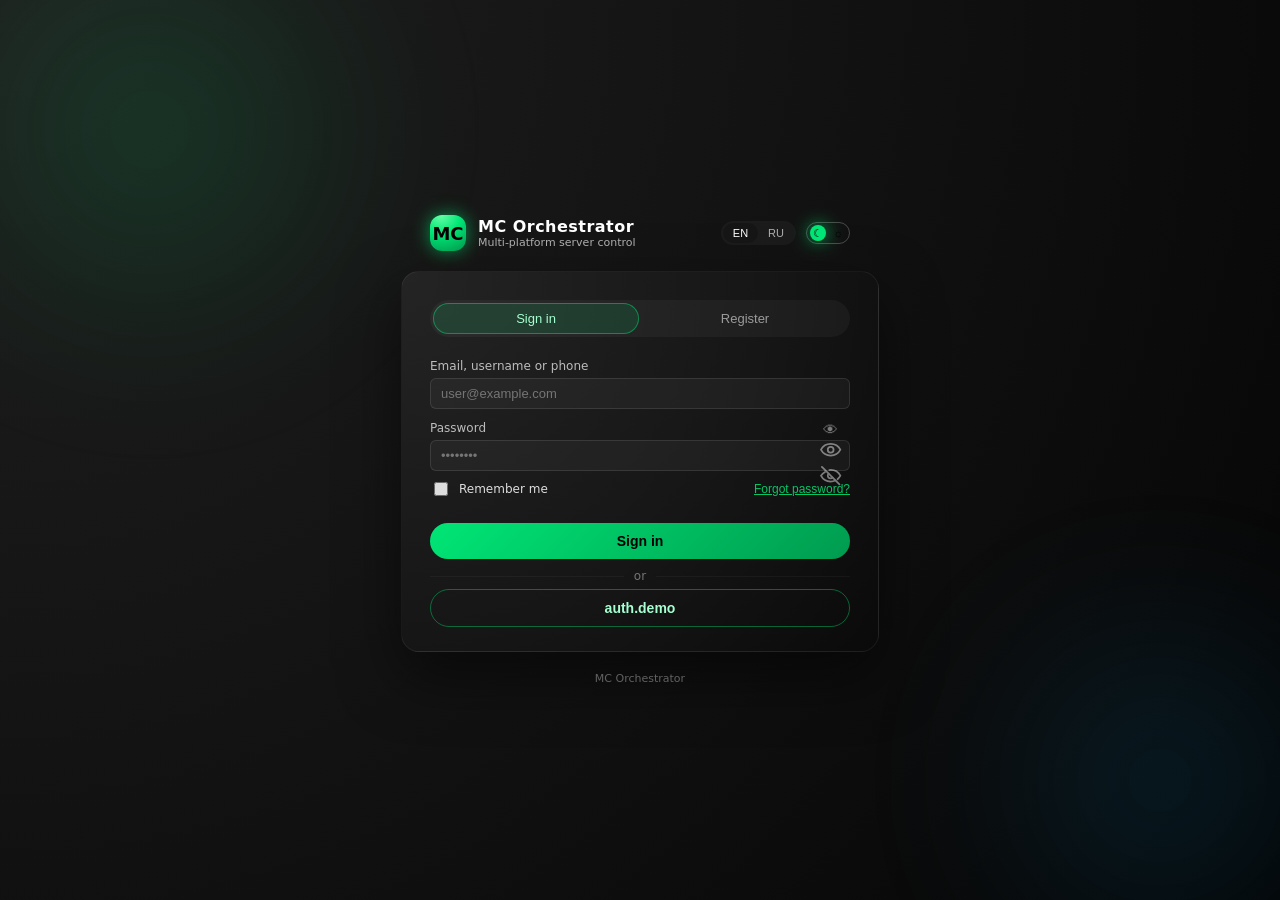
<file: auth.html>
<!DOCTYPE html>
<html lang="en">
<head>
  <meta charset="UTF-8" />
  <title>MC Orchestrator — Auth</title>
  <link rel="stylesheet" href="assets/css/styles.css" />
  <link rel="stylesheet" href="assets/css/auth.css" />
</head>
<body data-theme="dark">

  <div class="auth-bg">
    <div class="auth-glow auth-glow--1"></div>
    <div class="auth-glow auth-glow--2"></div>
  </div>

  <div class="auth-shell">

    <!-- Header -->
    <div class="auth-header">
      <div class="logo-pill">MC</div>
      <div>
        <div class="project-name">MC Orchestrator</div>
        <div class="project-subtitle">Multi-platform server control</div>
      </div>
      <div class="auth-header-actions">
        <div class="lang-toggle">
          <button class="lang-btn active" data-lang-select="en">EN</button>
          <button class="lang-btn" data-lang-select="ru">RU</button>
        </div>
        <button class="theme-switch" id="themeSwitch" type="button">
          <div class="theme-thumb"></div>
          <div class="theme-icons"><span>☾</span><span>☼</span></div>
        </button>
      </div>
    </div>

    <!-- Card -->
    <div class="auth-card">

      <!-- Tabs -->
      <div class="auth-tabs">
        <button class="auth-tab active" data-tab="login" data-i18n="auth.login">Sign in</button>
        <button class="auth-tab" data-tab="register" data-i18n="auth.register">Register</button>
      </div>

      <!-- LOGIN -->
      <div class="auth-form active" id="tab-login">
        <div class="form-group">
          <label data-i18n="auth.identity">Email, username or phone</label>
          <input id="l-identity" type="text" placeholder="user@example.com" autocomplete="username" />
        </div>
        <div class="form-group">
          <label data-i18n="auth.password">Password</label>
          <div class="input-eye-wrap">
            <input id="l-password" class="password-input" type="password" placeholder="••••••••" autocomplete="current-password" data-lpignore="true" data-1p-ignore="true" data-bwignore="true" />
            <button class="eye-btn" type="button" data-target="l-password" aria-label="Показать пароль" title="Показать пароль">
              <span class="eye-icon eye-open" aria-hidden="true">
                <svg viewBox="0 0 24 24" fill="none" xmlns="http://www.w3.org/2000/svg">
                  <path d="M2 12C3.9 8.4 7.6 6 12 6C16.4 6 20.1 8.4 22 12C20.1 15.6 16.4 18 12 18C7.6 18 3.9 15.6 2 12Z" stroke="currentColor" stroke-width="1.8" stroke-linecap="round" stroke-linejoin="round"/>
                  <circle cx="12" cy="12" r="3" stroke="currentColor" stroke-width="1.8"/>
                </svg>
              </span>
              <span class="eye-icon eye-off" aria-hidden="true">
                <svg viewBox="0 0 24 24" fill="none" xmlns="http://www.w3.org/2000/svg">
                  <path d="M3 3L21 21" stroke="currentColor" stroke-width="1.8" stroke-linecap="round"/>
                  <path d="M10.6 6.2C11.05 6.07 11.52 6 12 6C16.4 6 20.1 8.4 22 12C21.25 13.42 20.24 14.66 19.04 15.68" stroke="currentColor" stroke-width="1.8" stroke-linecap="round" stroke-linejoin="round"/>
                  <path d="M6.21 8.21C4.55 9.18 3.13 10.45 2 12C3.9 15.6 7.6 18 12 18C13.73 18 15.36 17.63 16.82 16.97" stroke="currentColor" stroke-width="1.8" stroke-linecap="round" stroke-linejoin="round"/>
                  <path d="M9.88 9.88C9.37 10.39 9.05 11.1 9.05 11.88C9.05 13.45 10.33 14.72 11.9 14.72C12.68 14.72 13.39 14.41 13.9 13.9" stroke="currentColor" stroke-width="1.8" stroke-linecap="round" stroke-linejoin="round"/>
                </svg>
              </span>
            </button>
          </div>
        </div>
        <div class="auth-row">
          <label class="check-option">
            <input type="checkbox" id="l-remember" />
            <span data-i18n="auth.rememberMe">Remember me</span>
          </label>
          <button class="auth-link" id="btn-forgot" data-i18n="auth.forgot">Forgot password?</button>
        </div>
        <button class="btn-auth" id="btn-login" data-i18n="auth.signIn">Sign in</button>
        <div class="auth-divider"><span data-i18n="auth.or">or</span></div>
        <button class="btn-auth btn-auth--outline" id="btn-demo" data-i18n="auth.demo">Continue as demo</button>
      </div>

      <!-- REGISTER -->
      <div class="auth-form" id="tab-register">
        <div class="auth-method-toggle">
          <button class="method-btn active" data-method="email" data-i18n="auth.byEmail">Email</button>
          <button class="method-btn" data-method="phone" data-i18n="auth.byPhone">Phone</button>
        </div>

        <div class="form-group" id="reg-email-group">
          <label data-i18n="auth.email">Email</label>
          <input id="r-email" type="email" placeholder="user@example.com" />
        </div>
        <div class="form-group" id="reg-phone-group" style="display:none">
          <label data-i18n="auth.phone">Phone number</label>
          <div class="phone-wrap">
            <select id="r-phone-code">
              <option value="+7">🇷🇺 +7</option>
              <option value="+1">🇺🇸 +1</option>
              <option value="+49">🇩🇪 +49</option>
              <option value="+44">🇬🇧 +44</option>
              <option value="+380">🇺🇦 +380</option>
            </select>
            <input id="r-phone" type="tel" placeholder="999 123 45 67" />
          </div>
        </div>

        <div class="form-group">
          <label data-i18n="auth.username">Username</label>
          <input id="r-username" type="text" placeholder="admin" />
        </div>
        <div class="form-group">
          <label data-i18n="auth.password">Password</label>
          <div class="input-eye-wrap">
            <input id="r-password" class="password-input" type="password" placeholder="••••••••" autocomplete="new-password" data-lpignore="true" data-1p-ignore="true" data-bwignore="true" />
            <button class="eye-btn" type="button" data-target="r-password" aria-label="Показать пароль" title="Показать пароль">
              <span class="eye-icon eye-open" aria-hidden="true">
                <svg viewBox="0 0 24 24" fill="none" xmlns="http://www.w3.org/2000/svg">
                  <path d="M2 12C3.9 8.4 7.6 6 12 6C16.4 6 20.1 8.4 22 12C20.1 15.6 16.4 18 12 18C7.6 18 3.9 15.6 2 12Z" stroke="currentColor" stroke-width="1.8" stroke-linecap="round" stroke-linejoin="round"/>
                  <circle cx="12" cy="12" r="3" stroke="currentColor" stroke-width="1.8"/>
                </svg>
              </span>
              <span class="eye-icon eye-off" aria-hidden="true">
                <svg viewBox="0 0 24 24" fill="none" xmlns="http://www.w3.org/2000/svg">
                  <path d="M3 3L21 21" stroke="currentColor" stroke-width="1.8" stroke-linecap="round"/>
                  <path d="M10.6 6.2C11.05 6.07 11.52 6 12 6C16.4 6 20.1 8.4 22 12C21.25 13.42 20.24 14.66 19.04 15.68" stroke="currentColor" stroke-width="1.8" stroke-linecap="round" stroke-linejoin="round"/>
                  <path d="M6.21 8.21C4.55 9.18 3.13 10.45 2 12C3.9 15.6 7.6 18 12 18C13.73 18 15.36 17.63 16.82 16.97" stroke="currentColor" stroke-width="1.8" stroke-linecap="round" stroke-linejoin="round"/>
                  <path d="M9.88 9.88C9.37 10.39 9.05 11.1 9.05 11.88C9.05 13.45 10.33 14.72 11.9 14.72C12.68 14.72 13.39 14.41 13.9 13.9" stroke="currentColor" stroke-width="1.8" stroke-linecap="round" stroke-linejoin="round"/>
                </svg>
              </span>
            </button>
          </div>
          <div class="password-strength" id="pwd-strength">
            <div class="strength-bar"><div class="strength-fill" id="strength-fill"></div></div>
            <span class="strength-label" id="strength-label"></span>
          </div>
        </div>
        <div class="form-group">
          <label data-i18n="auth.confirmPassword">Confirm password</label>
          <div class="input-eye-wrap">
            <input id="r-password2" class="password-input" type="password" placeholder="••••••••" autocomplete="new-password" data-lpignore="true" data-1p-ignore="true" data-bwignore="true" />
            <button class="eye-btn" type="button" data-target="r-password2" aria-label="Показать пароль" title="Показать пароль">
              <span class="eye-icon eye-open" aria-hidden="true">
                <svg viewBox="0 0 24 24" fill="none" xmlns="http://www.w3.org/2000/svg">
                  <path d="M2 12C3.9 8.4 7.6 6 12 6C16.4 6 20.1 8.4 22 12C20.1 15.6 16.4 18 12 18C7.6 18 3.9 15.6 2 12Z" stroke="currentColor" stroke-width="1.8" stroke-linecap="round" stroke-linejoin="round"/>
                  <circle cx="12" cy="12" r="3" stroke="currentColor" stroke-width="1.8"/>
                </svg>
              </span>
              <span class="eye-icon eye-off" aria-hidden="true">
                <svg viewBox="0 0 24 24" fill="none" xmlns="http://www.w3.org/2000/svg">
                  <path d="M3 3L21 21" stroke="currentColor" stroke-width="1.8" stroke-linecap="round"/>
                  <path d="M10.6 6.2C11.05 6.07 11.52 6 12 6C16.4 6 20.1 8.4 22 12C21.25 13.42 20.24 14.66 19.04 15.68" stroke="currentColor" stroke-width="1.8" stroke-linecap="round" stroke-linejoin="round"/>
                  <path d="M6.21 8.21C4.55 9.18 3.13 10.45 2 12C3.9 15.6 7.6 18 12 18C13.73 18 15.36 17.63 16.82 16.97" stroke="currentColor" stroke-width="1.8" stroke-linecap="round" stroke-linejoin="round"/>
                  <path d="M9.88 9.88C9.37 10.39 9.05 11.1 9.05 11.88C9.05 13.45 10.33 14.72 11.9 14.72C12.68 14.72 13.39 14.41 13.9 13.9" stroke="currentColor" stroke-width="1.8" stroke-linecap="round" stroke-linejoin="round"/>
                </svg>
              </span>
            </button>
          </div>
        </div>

        <button class="btn-auth" id="btn-send-code" data-i18n="auth.sendCode">Send confirmation code</button>
      </div>

      <!-- CONFIRM CODE (step 2) -->
      <div class="auth-form" id="tab-confirm">
        <div class="confirm-icon">✉️</div>
        <div class="confirm-hint" id="confirm-hint-text"></div>
        <div class="code-inputs" id="code-inputs">
          <input class="code-cell" type="text" maxlength="1" />
          <input class="code-cell" type="text" maxlength="1" />
          <input class="code-cell" type="text" maxlength="1" />
          <input class="code-cell" type="text" maxlength="1" />
          <input class="code-cell" type="text" maxlength="1" />
          <input class="code-cell" type="text" maxlength="1" />
        </div>
        <button class="btn-auth" id="btn-verify" data-i18n="auth.verify">Confirm</button>
        <div class="resend-row">
          <span class="resend-timer" id="resend-timer"></span>
          <button class="auth-link" id="btn-resend" style="display:none" data-i18n="auth.resend">Resend code</button>
        </div>
        <button class="auth-link" id="btn-back-register" data-i18n="auth.back">← Back</button>
      </div>

      <!-- FORGOT PASSWORD -->
      <div class="auth-form" id="tab-forgot">
        <div class="form-group">
          <label data-i18n="auth.emailOrPhone">Email or phone</label>
          <input id="f-identity" type="text" placeholder="user@example.com" />
        </div>
        <button class="btn-auth" id="btn-reset" data-i18n="auth.sendReset">Send reset link</button>
        <button class="auth-link" id="btn-back-login" data-i18n="auth.back">← Back</button>
      </div>

    </div>

    <div class="auth-footer" data-i18n="auth.footer">MC Orchestrator</div>
  </div>

  <div id="toast-container"></div>

  <script src="assets/js/core/i18n.js"></script>
  <script src="assets/js/core/toast.js"></script>
  <script src="assets/js/core/api.js"></script>
  <script src="assets/js/auth.js"></script>
</body>
</html>
</file>
<file: assets/css/styles.css>
:root {
  --dark-bg: #141414;
  --dark-bg-secondary: #222222;
  --dark-bg-tertiary: #333333;
  --dark-text: #ffffff;
  --dark-text-secondary: #bbbbbb;
  --accent-green: #00e676;
  --light-bg: #f5f5f5;
  --light-bg-secondary: #ffffff;
  --light-bg-tertiary: #eeeeee;
  --light-text: #1a1a1a;
  --light-text-secondary: #666666;
  --radius-lg: 14px;
  --radius-md: 10px;
  --radius-sm: 6px;
  --shadow-soft: 0 18px 45px rgba(0,0,0,0.35);
  --transition-fast: 0.18s ease-out;
}

body[data-theme="dark"] {
  background: radial-gradient(circle at top left, #1f1f1f 0, #141414 45%, #050505 100%);
  color: var(--dark-text);
}
body[data-theme="light"] {
  background: radial-gradient(circle at top left, #ffffff 0, #f5f5f5 50%, #e4e4e4 100%);
  color: var(--light-text);
}
body {
  margin: 0;
  font-family: system-ui, -apple-system, BlinkMacSystemFont, "Segoe UI", sans-serif;
  min-height: 100vh;
  display: flex;
}

.app-shell { display: flex; width: 100%; min-height: 100vh; }

.sidebar {
  width: 260px; flex-shrink: 0;
  backdrop-filter: blur(18px);
  border-right: 1px solid rgba(255,255,255,0.06);
  display: flex; flex-direction: column;
}
body[data-theme="dark"] .sidebar { background: linear-gradient(180deg, rgba(20,20,20,0.96), rgba(8,8,8,0.98)); }
body[data-theme="light"] .sidebar { background: linear-gradient(180deg, #ffffff, #f5f5f5); border-right-color: rgba(0,0,0,0.06); }

.sidebar-header { padding: 18px 22px; display: flex; align-items: center; gap: 12px; }
.logo-pill {
  width: 36px; height: 36px; border-radius: 12px;
  display: inline-flex; align-items: center; justify-content: center;
  background: radial-gradient(circle at 30% 0, #66ffa6 0, var(--accent-green) 45%, #009b4f 100%);
  box-shadow: 0 0 18px rgba(0,230,118,0.6);
  color: #000; font-weight: 800; font-size: 18px;
}
.project-name { font-weight: 600; font-size: 16px; letter-spacing: 0.03em; }
.project-subtitle { font-size: 11px; opacity: 0.65; }

.sidebar-nav { padding: 6px 10px 16px; flex: 1; overflow-y: auto; }
.nav-section-title { font-size: 11px; text-transform: uppercase; opacity: 0.5; padding: 8px 10px; }
.nav-list { list-style: none; padding: 0; margin: 0; }
.nav-item { margin-bottom: 4px; }
.nav-link {
  display: flex; align-items: center; gap: 10px;
  padding: 9px 10px; border-radius: 999px;
  border: 1px solid transparent; font-size: 13px;
  text-decoration: none; cursor: pointer; background: transparent;
  width: 100%;
  transition: background var(--transition-fast), border-color var(--transition-fast), transform var(--transition-fast);
}
body[data-theme="dark"] .nav-link { color: var(--dark-text-secondary); }
body[data-theme="light"] .nav-link { color: var(--light-text-secondary); }
.nav-link-icon {
  width: 22px; height: 22px; border-radius: 999px;
  display: inline-flex; align-items: center; justify-content: center; font-size: 13px;
}
body[data-theme="dark"] .nav-link-icon { background: rgba(255,255,255,0.05); }
body[data-theme="light"] .nav-link-icon { background: rgba(0,0,0,0.04); }
.nav-link:hover { transform: translateY(-1px); border-color: rgba(255,255,255,0.08); }
body[data-theme="light"] .nav-link:hover { border-color: rgba(0,0,0,0.08); }
.nav-link.active {
  background: rgba(0,230,118,0.08); border-color: rgba(0,230,118,0.55);
  box-shadow: 0 0 22px rgba(0,230,118,0.28); color: #eafff4;
}
.nav-link.active .nav-link-icon {
  background: radial-gradient(circle at 30% 0, #66ffa6 0, var(--accent-green) 70%);
  color: #000;
}

.sidebar-footer { padding: 10px 16px 16px; border-top: 1px solid rgba(255,255,255,0.04); }
body[data-theme="light"] .sidebar-footer { border-top-color: rgba(0,0,0,0.05); }
.sidebar-badge {
  font-size: 11px; padding: 4px 9px; border-radius: 999px;
  border: 1px solid rgba(255,255,255,0.08);
  display: inline-flex; align-items: center; gap: 6px; opacity: 0.85;
}
.sidebar-badge-dot {
  width: 8px; height: 8px; border-radius: 999px;
  background: var(--accent-green); box-shadow: 0 0 10px rgba(0,230,118,0.8);
}

.main-panel { flex: 1; display: flex; flex-direction: column; padding: 16px 20px; }

.topbar { display: flex; align-items: center; justify-content: space-between; gap: 14px; margin-bottom: 16px; }
.topbar-left { display: flex; flex-direction: column; gap: 4px; }
.topbar-title { font-size: 20px; font-weight: 600; }
.topbar-subtitle { font-size: 13px; opacity: 0.6; }
.topbar-actions { display: flex; align-items: center; gap: 10px; }

.chip { font-size: 12px; border-radius: 999px; padding: 4px 10px; border: 1px solid rgba(255,255,255,0.08); opacity: 0.8; }
body[data-theme="light"] .chip { border-color: rgba(0,0,0,0.08); }

.toggle-group { display: flex; align-items: center; gap: 8px; }
.lang-toggle { display: inline-flex; border-radius: 999px; padding: 2px; background: rgba(255,255,255,0.04); }
body[data-theme="light"] .lang-toggle { background: rgba(0,0,0,0.04); }
.lang-btn {
  border: none; background: transparent; border-radius: 999px;
  padding: 4px 10px; font-size: 11px; cursor: pointer;
  opacity: 0.65; transition: background var(--transition-fast), opacity var(--transition-fast), color var(--transition-fast);
}
.lang-btn.active { background: rgba(0,0,0,0.18); opacity: 1; color: #ffffff; }
body[data-theme="light"] .lang-btn.active { background: #ffffff; color: #000000; }

.theme-switch {
  position: relative; width: 44px; height: 22px; border-radius: 999px;
  border: 1px solid rgba(255,255,255,0.24); cursor: pointer;
  display: inline-flex; align-items: center; padding: 3px; background: transparent;
}
body[data-theme="light"] .theme-switch { border-color: rgba(0,0,0,0.18); }
.theme-thumb {
  width: 16px; height: 16px; border-radius: 999px;
  background: var(--accent-green); box-shadow: 0 0 18px rgba(0,230,118,0.9);
  transform: translateX(0); transition: transform var(--transition-fast);
}
body[data-theme="light"] .theme-thumb { transform: translateX(18px); }
.theme-icons {
  position: absolute; inset: 0;
  display: flex; justify-content: space-between; align-items: center;
  padding-inline: 6px; font-size: 11px; pointer-events: none;
}

.content { flex: 1; display: flex; flex-direction: column; gap: 16px; }

.view { display: none; }
.view.active { display: block; }

.card-grid { display: grid; grid-template-columns: repeat(auto-fit, minmax(220px, 1fr)); gap: 14px; }
.card {
  border-radius: var(--radius-lg); padding: 14px 14px 12px;
  box-shadow: var(--shadow-soft); position: relative; overflow: hidden;
}
body[data-theme="dark"] .card {
  background: radial-gradient(circle at top left, #262626 0, #141414 60%, #080808 100%);
  border: 1px solid rgba(255,255,255,0.03);
}
body[data-theme="light"] .card { background: #ffffff; border: 1px solid rgba(0,0,0,0.06); }

.card-header { display: flex; align-items: center; justify-content: space-between; margin-bottom: 6px; }
.card-title { font-size: 13px; opacity: 0.85; }
.card-kpi { font-size: 22px; font-weight: 600; }
.card-kpi-sub { font-size: 11px; opacity: 0.65; }
.card-footer { margin-top: 8px; font-size: 11px; opacity: 0.6; }

.badge-pill {
  font-size: 11px; border-radius: 999px; padding: 2px 8px;
  background: rgba(0,230,118,0.12); border: 1px solid rgba(0,230,118,0.6); color: #a5ffd0;
  cursor: pointer;
}
.badge-pill:hover { background: rgba(0,230,118,0.22); }

.table-card { margin-top: 4px; overflow: visible; }
.table-card .table,
.table-card tbody,
.table-card tr,
.table-card td { overflow: visible; }
.table { width: 100%; border-collapse: collapse; font-size: 12px; }
.table th, .table td { padding: 7px 6px; text-align: left; }
.table th { opacity: 0.7; font-weight: 500; border-bottom: 1px solid rgba(255,255,255,0.08); }
body[data-theme="light"] .table th { border-bottom-color: rgba(0,0,0,0.06); }
.table tr:nth-child(even) { background: rgba(255,255,255,0.03); }
body[data-theme="light"] .table tr:nth-child(even) { background: rgba(0,0,0,0.02); }

.status-pill { display: inline-flex; align-items: center; gap: 6px; padding: 2px 8px; border-radius: 999px; font-size: 11px; }
.status-online { background: rgba(0,230,118,0.16); color: #caffea; }
.status-offline { background: rgba(255,255,255,0.04); opacity: 0.7; }

.action-btn {
  border: 1px solid transparent; border-radius: 999px;
  padding: 3px 10px; font-size: 11px; cursor: pointer;
  transition: background var(--transition-fast), transform var(--transition-fast);
  margin-right: 4px;
}
.action-btn:hover { transform: translateY(-1px); }
.action-btn--start  { background: rgba(0,230,118,0.12); border-color: rgba(0,230,118,0.5); color: #a5ffd0; }
.action-btn--start:hover { background: rgba(0,230,118,0.24); }
.action-btn--stop   { background: rgba(255,80,80,0.12); border-color: rgba(255,80,80,0.5); color: #ffb3b3; }
.action-btn--stop:hover { background: rgba(255,80,80,0.24); }
.action-btn--backup { background: rgba(255,255,255,0.04); border-color: rgba(255,255,255,0.12); }
body[data-theme="dark"] .action-btn--backup { color: #bbbbbb; }
body[data-theme="light"] .action-btn--backup { color: #555555; border-color: rgba(0,0,0,0.12); }
.action-btn:disabled { opacity: 0.4; cursor: not-allowed; }

/* Modal */
.modal-overlay {
  display: none; position: fixed; inset: 0;
  background: rgba(0,0,0,0.6); backdrop-filter: blur(4px);
  align-items: center; justify-content: center; z-index: 100;
}
.modal-overlay.active { display: flex; }
.modal {
  width: 360px; border-radius: var(--radius-lg);
  padding: 22px 24px; box-shadow: var(--shadow-soft);
}
body[data-theme="dark"] .modal { background: #1c1c1c; border: 1px solid rgba(255,255,255,0.07); color: #fff; }
body[data-theme="light"] .modal { background: #ffffff; border: 1px solid rgba(0,0,0,0.08); color: #1a1a1a; }
.modal-title { font-size: 16px; font-weight: 600; margin-bottom: 16px; }
.form-group { display: flex; flex-direction: column; gap: 5px; margin-bottom: 12px; }
.form-group label { font-size: 12px; opacity: 0.7; }
.form-group input, .form-group select {
  border-radius: var(--radius-sm); border: 1px solid rgba(255,255,255,0.1);
  background: rgba(255,255,255,0.04); color: inherit;
  padding: 7px 10px; font-size: 13px; outline: none;
  transition: border-color var(--transition-fast);
}
body[data-theme="light"] .form-group input,
body[data-theme="light"] .form-group select {
  background: #f5f5f5; border-color: rgba(0,0,0,0.1); color: #1a1a1a;
}
.form-group input:focus, .form-group select:focus { border-color: var(--accent-green); }
.modal-actions { display: flex; justify-content: flex-end; gap: 8px; margin-top: 16px; }
.btn-cancel {
  border: 1px solid rgba(255,255,255,0.1); background: transparent;
  border-radius: 999px; padding: 6px 16px; font-size: 12px; cursor: pointer; color: inherit;
}
body[data-theme="light"] .btn-cancel { border-color: rgba(0,0,0,0.1); }
.btn-create {
  border: none; background: var(--accent-green); color: #000;
  border-radius: 999px; padding: 6px 16px; font-size: 12px; cursor: pointer; font-weight: 600;
  transition: opacity var(--transition-fast);
}
.btn-create:hover { opacity: 0.85; }
.btn-create:disabled { opacity: 0.4; cursor: not-allowed; }

/* Toast */
#toast-container {
  position: fixed; bottom: 22px; right: 22px;
  display: flex; flex-direction: column; gap: 8px; z-index: 200;
}
.toast {
  display: flex; align-items: center; gap: 8px;
  padding: 10px 16px; border-radius: var(--radius-md);
  font-size: 13px; box-shadow: 0 4px 20px rgba(0,0,0,0.4);
  opacity: 0; transform: translateY(10px);
  transition: opacity 0.22s ease, transform 0.22s ease;
  min-width: 220px;
}
.toast--visible { opacity: 1; transform: translateY(0); }
.toast--success { background: rgba(0,230,118,0.15); border: 1px solid rgba(0,230,118,0.5); color: #caffea; }
.toast--info    { background: rgba(80,160,255,0.15); border: 1px solid rgba(80,160,255,0.5); color: #b3d4ff; }
.toast--error   { background: rgba(255,80,80,0.15);  border: 1px solid rgba(255,80,80,0.5);  color: #ffb3b3; }
.toast-icon { font-size: 14px; }

@media (max-width: 860px) {
  .sidebar { display: none; }
  .main-panel { padding: 12px; }
}

body[data-theme="dark"] .action-btn--start,
body[data-theme="dark"] .action-btn--stop,
body[data-theme="dark"] .action-btn--backup,
body[data-theme="dark"] .badge-pill,
body[data-theme="dark"] .status-pill,
body[data-theme="dark"] .lang-btn {
  color: #ffffff;
}

body[data-theme="light"] .action-btn--start,
body[data-theme="light"] .action-btn--stop,
body[data-theme="light"] .action-btn--backup,
body[data-theme="light"] .badge-pill,
body[data-theme="light"] .status-pill,
body[data-theme="light"] .lang-btn {
  color: #1a1a1a;
}

body[data-theme="light"] .status-online {
  color: #007a3d;
}

body[data-theme="light"] .action-btn--start {
  color: #007a3d;
}

body[data-theme="light"] .action-btn--stop {
  color: #cc2200;
}

/* Modal wide */
.modal--wide { width: 480px; max-height: 88vh; overflow-y: auto; }

.form-row { display: grid; grid-template-columns: 1fr 1fr; gap: 10px; }

.form-section-title {
  font-size: 11px; text-transform: uppercase; opacity: 0.5;
  margin-bottom: 8px; margin-top: 2px; letter-spacing: 0.06em;
}

.deploy-fields {
  border-radius: var(--radius-md);
  border: 1px solid rgba(255,255,255,0.06);
  padding: 12px 12px 4px;
  margin-bottom: 12px;
}
body[data-theme="light"] .deploy-fields { border-color: rgba(0,0,0,0.07); }

/* Radio group */
.radio-group { display: flex; gap: 12px; }
.radio-option {
  display: flex; align-items: center; gap: 6px;
  font-size: 13px; cursor: pointer; opacity: 0.85;
}
.radio-option input[type="radio"] { accent-color: var(--accent-green); cursor: pointer; }

/* Dropzone */
.dropzone {
  border: 1px dashed rgba(0,230,118,0.35);
  border-radius: var(--radius-md);
  padding: 16px 12px;
  display: flex; flex-direction: column; align-items: center; gap: 6px;
  cursor: pointer; transition: background var(--transition-fast), border-color var(--transition-fast);
  text-align: center;
}
.dropzone:hover { background: rgba(0,230,118,0.04); border-color: rgba(0,230,118,0.6); }
.dropzone--active { background: rgba(0,230,118,0.08); border-color: var(--accent-green); }
.dropzone-icon { font-size: 22px; }
.dropzone-text { font-size: 12px; opacity: 0.6; }
.dropzone-filename { font-size: 12px; color: var(--accent-green); min-height: 16px; }

/* Convenience toggles */
.toggle-checks { display: flex; flex-direction: column; gap: 6px; margin-top: 4px; }

.check-option {
  display: flex; align-items: center; gap: 8px;
  font-size: 12px; cursor: pointer; opacity: 0.85;
}
.check-option input[type="checkbox"] { accent-color: var(--accent-green); cursor: pointer; width: 14px; height: 14px; }

.form-subrow {
  display: flex; align-items: center; gap: 10px;
  padding-left: 22px; margin-top: -2px;
}
.form-subrow label { font-size: 12px; opacity: 0.65; white-space: nowrap; }
.form-subrow input {
  width: 70px; border-radius: var(--radius-sm);
  border: 1px solid rgba(255,255,255,0.1);
  background: rgba(255,255,255,0.04); color: inherit;
  padding: 4px 8px; font-size: 12px; outline: none;
}
body[data-theme="light"] .form-subrow input {
  background: #f5f5f5; border-color: rgba(0,0,0,0.1); color: #1a1a1a;
}
.form-subrow input:focus { border-color: var(--accent-green); }

/* Custom scrollbar */
* {
  scrollbar-width: thin;
  scrollbar-color: rgba(0,230,118,0.45) transparent;
}
*::-webkit-scrollbar { width: 6px; height: 6px; }
*::-webkit-scrollbar-track { background: transparent; }
*::-webkit-scrollbar-thumb {
  background: rgba(0,230,118,0.45);
  border-radius: 999px;
}
*::-webkit-scrollbar-thumb:hover { background: rgba(0,230,118,0.75); }

body[data-theme="light"] * {
  scrollbar-color: rgba(0,150,80,0.35) transparent;
}
body[data-theme="light"] *::-webkit-scrollbar-thumb {
  background: rgba(0,150,80,0.35);
}
body[data-theme="light"] *::-webkit-scrollbar-thumb:hover {
  background: rgba(0,150,80,0.65);
}
* {
  scrollbar-width: thin;
  scrollbar-color: rgba(0,230,118,0.45) transparent;
}
*::-webkit-scrollbar { width: 6px; height: 6px; }
*::-webkit-scrollbar-track { background: transparent; }
*::-webkit-scrollbar-thumb {
  background: rgba(0,230,118,0.45);
  border-radius: 999px;
}
*::-webkit-scrollbar-thumb:hover { background: rgba(0,230,118,0.75); }

body[data-theme="light"] * {
  scrollbar-color: rgba(0,150,80,0.35) transparent;
}
body[data-theme="light"] *::-webkit-scrollbar-thumb {
  background: rgba(0,150,80,0.35);
}
body[data-theme="light"] *::-webkit-scrollbar-thumb:hover {
  background: rgba(0,150,80,0.65);
}

/* Custom Select */
.csel-wrapper {
  position: relative;
  width: 100%;
}

.csel-trigger {
  width: 100%;
  box-sizing: border-box;
  border-radius: var(--radius-sm);
  padding: 7px 32px 7px 10px;
  font-size: 13px;
  cursor: pointer;
  outline: none;
  transition: border-color var(--transition-fast);
  user-select: none;
  background-image: url("data:image/svg+xml,%3Csvg xmlns='http://www.w3.org/2000/svg' width='12' height='12' viewBox='0 0 12 12'%3E%3Cpath fill='%2300e676' d='M6 8L1 3h10z'/%3E%3C/svg%3E");
  background-repeat: no-repeat;
  background-position: right 10px center;
}

body[data-theme="dark"] .csel-trigger {
  background-color: #1e1e1e;
  border: 1px solid rgba(255,255,255,0.12);
  color: #ffffff;
}

body[data-theme="light"] .csel-trigger {
  background-color: #f0f0f0;
  border: 1px solid rgba(0,0,0,0.12);
  color: #1a1a1a;
  background-image: url("data:image/svg+xml,%3Csvg xmlns='http://www.w3.org/2000/svg' width='12' height='12' viewBox='0 0 12 12'%3E%3Cpath fill='%23009b4f' d='M6 8L1 3h10z'/%3E%3C/svg%3E");
}

.csel-trigger:hover { border-color: var(--accent-green); }

.csel-dropdown {
  display: none;
  position: absolute;
  top: calc(100% + 4px);
  left: 0; right: 0;
  border-radius: var(--radius-md);
  z-index: 300;
  box-shadow: 0 8px 28px rgba(0,0,0,0.4);
  max-height: 200px;
  overflow-y: auto;
}

.csel-dropdown.open { display: block; }

body[data-theme="dark"] .csel-dropdown {
  background: #222222;
  border: 1px solid rgba(255,255,255,0.08);
}

body[data-theme="light"] .csel-dropdown {
  background: #ffffff;
  border: 1px solid rgba(0,0,0,0.1);
}

.csel-option {
  padding: 8px 12px;
  font-size: 13px;
  cursor: pointer;
  transition: background var(--transition-fast);
}

body[data-theme="dark"] .csel-option { color: #dddddd; }
body[data-theme="light"] .csel-option { color: #1a1a1a; }

body[data-theme="dark"] .csel-option:hover { background: rgba(255,255,255,0.06); }
body[data-theme="light"] .csel-option:hover { background: rgba(0,0,0,0.05); }

.csel-option.selected {
  color: var(--accent-green);
  background: rgba(0,230,118,0.08);
}

/* Logout button */
.sidebar-logout {
  display: flex; align-items: center; gap: 8px;
  width: 100%; margin-top: 8px;
  padding: 8px 10px; border-radius: 999px;
  border: 1px solid rgba(255,80,80,0.25);
  background: rgba(255,80,80,0.06);
  color: #ff8a80; font-size: 13px;
  cursor: pointer;
  transition: background var(--transition-fast), border-color var(--transition-fast), transform var(--transition-fast);
}
.sidebar-logout:hover {
  background: rgba(255,80,80,0.14);
  border-color: rgba(255,80,80,0.5);
  transform: translateY(-1px);
}
body[data-theme="light"] .sidebar-logout {
  color: #cc2200;
  border-color: rgba(204,34,0,0.2);
  background: rgba(204,34,0,0.05);
}
body[data-theme="light"] .sidebar-logout:hover {
  background: rgba(204,34,0,0.1);
  border-color: rgba(204,34,0,0.4);
}
.sidebar-logout-icon { font-size: 15px; }

/* Nodes view */
.status-connecting {
  background: rgba(255,200,0,0.14);
  color: #ffe57f;
}
code.ip-code {
  font-family: monospace; font-size: 12px;
  padding: 2px 6px; border-radius: 4px;
}
body[data-theme="dark"]  code.ip-code { background: rgba(255,255,255,0.06); color: #a5ffd0; }
body[data-theme="light"] code.ip-code { background: rgba(0,0,0,0.05);       color: #007a3d; }

/* IP reveal */
.ip-masked {
  display: inline-flex; align-items: center; gap: 6px;
  font-family: monospace; font-size: 12px;
  cursor: pointer;
  padding: 3px 6px; border-radius: 6px;
  margin-left: -6px;
  transition: background 0.15s;
}
body[data-theme="dark"]  .ip-masked:hover { background: rgba(255,255,255,0.06); }
body[data-theme="light"] .ip-masked:hover { background: rgba(0,0,0,0.05); }

.ip-dots { opacity: 0.4; letter-spacing: 2px; }
.ip-value {
  padding: 2px 6px; border-radius: 4px;
}
body[data-theme="dark"]  .ip-value { background: rgba(255,255,255,0.06); color: #a5ffd0; }
body[data-theme="light"] .ip-value { background: rgba(0,0,0,0.05); color: #007a3d; }
.ip-reveal-btn {
  background: transparent; border: none; cursor: pointer;
  font-size: 13px; opacity: 0.45; padding: 0; line-height: 1;
  transition: opacity 0.15s;
}
.ip-reveal-btn:hover { opacity: 1; }

/* Empty placeholder */
.placeholder-empty {
  display: flex;
  flex-direction: column;
  align-items: center;
  justify-content: center;
  padding: 60px 20px;
  gap: 10px;
  text-align: center;
  opacity: 0.5;
}
.placeholder-icon {
  font-size: 34px;
  margin-bottom: 6px;
  color: rgba(255,255,255,0.42);
  filter: none;
  font-weight: 600;
}
body[data-theme="light"] .placeholder-icon {
  color: rgba(0,0,0,0.34);
}
.placeholder-title {
  font-size: 15px;
  font-weight: 600;
}
.placeholder-hint {
  font-size: 12px;
  max-width: 280px;
  line-height: 1.6;
}

/* ── Профиль ── */
#profile-block { margin-bottom: 28px; }

.profile-header {
  display: flex;
  align-items: center;
  gap: 16px;
  margin-bottom: 24px;
}
.profile-avatar {
  width: 56px; height: 56px;
  border-radius: 50%;
  background: var(--accent, #00e676);
  color: #000;
  font-size: 1.5rem;
  font-weight: 700;
  display: flex; align-items: center; justify-content: center;
  flex-shrink: 0;
}
.profile-name  { font-size: 1.15rem; font-weight: 600; }
.profile-role  { font-size: .8rem; opacity: .55; text-transform: uppercase; letter-spacing: .06em; }
.profile-joined{ font-size: .8rem; opacity: .45; margin-top: 2px; }

.profile-forms {
  display: grid;
  grid-template-columns: 1fr 1fr;
  gap: 16px;
}
@media (max-width: 700px) {
  .profile-forms { grid-template-columns: 1fr; }
}
.profile-card {
  background: var(--card-bg, rgba(255,255,255,.04));
  border: 1px solid var(--border, rgba(255,255,255,.08));
  border-radius: 12px;
  padding: 20px;
  display: flex;
  flex-direction: column;
  gap: 12px;
}
.profile-card-title {
  font-size: .85rem;
  font-weight: 600;
  opacity: .6;
  text-transform: uppercase;
  letter-spacing: .06em;
  margin-bottom: 4px;
}

/* ── Профиль v2 ─────────────────────────────────────── */
#profile-block { margin-bottom: 24px; }

.profile-hero {
  display: flex;
  align-items: center;
  gap: 20px;
  padding: 20px 24px;
  border-radius: var(--radius-lg);
  margin-bottom: 0;
}
body[data-theme="dark"] .profile-hero {
  background: linear-gradient(to right, #262626 0%, #1a1a1a 30%, #0d0d0d 100%);
  border: 1px solid rgba(255,255,255,0.05);
}
body[data-theme="light"] .skeleton {
  background: linear-gradient(90deg, #eeeeee 0, #f5f5f5 50%, #eeeeee 100%);
  background-size: 200% 100%;
}

/* Аватар */
.profile-avatar-wrap {
  position: relative;
  width: 64px; height: 64px;
  border-radius: 50%;
  cursor: pointer;
  flex-shrink: 0;
  overflow: hidden;
  border: 2px solid rgba(0,230,118,0.5);
  transition: border-color var(--transition-fast), box-shadow var(--transition-fast);
}
.profile-avatar-wrap:hover {
  border-color: var(--accent-green);
  box-shadow: 0 0 18px rgba(0,230,118,0.35);
}
.profile-avatar-wrap.loading { opacity: 0.6; pointer-events: none; }

.profile-avatar-letter {
  width: 100%; height: 100%;
  display: flex; align-items: center; justify-content: center;
  background: radial-gradient(circle at 30% 0, #66ffa6 0, var(--accent-green) 70%);
  color: #000; font-size: 1.6rem; font-weight: 700;
}
.profile-avatar-img {
  width: 100%; height: 100%;
  object-fit: cover; display: block;
}
.profile-avatar-overlay {
  position: absolute; inset: 0;
  background: rgba(0,0,0,0.5);
  display: flex; align-items: center; justify-content: center;
  font-size: 18px; opacity: 0;
  transition: opacity var(--transition-fast);
  pointer-events: none;
}
.profile-avatar-wrap:hover .profile-avatar-overlay { opacity: 1; }

/* Мета */
.profile-meta { flex: 1; display: flex; flex-direction: column; gap: 3px; }
.profile-name  { font-size: 1.1rem; font-weight: 600; }
.profile-role  { font-size: .75rem; opacity: .5; text-transform: uppercase; letter-spacing: .07em; }
.profile-joined{ font-size: .75rem; opacity: .4; }

/* Кнопки действий */
.profile-actions { display: flex; gap: 8px; flex-wrap: wrap; }
.profile-action-btn {
  border-radius: 999px;
  padding: 7px 16px;
  font-size: 12px;
  cursor: pointer;
  font-weight: 500;
  transition: background var(--transition-fast), transform var(--transition-fast), box-shadow var(--transition-fast);
  border: 1px solid rgba(0,230,118,0.4);
  background: rgba(0,230,118,0.08);
  color: #a5ffd0;
}
.profile-action-btn:hover {
  background: rgba(0,230,118,0.18);
  transform: translateY(-1px);
  box-shadow: 0 4px 14px rgba(0,230,118,0.2);
}
body[data-theme="light"] .profile-action-btn {
  color: #007a3d;
  border-color: rgba(0,150,80,0.35);
  background: rgba(0,150,80,0.07);
}

.profile-action-btn--danger {
  border-color: rgba(255,80,80,0.35);
  background: rgba(255,80,80,0.07);
  color: #ff8a80;
}
.profile-action-btn--danger:hover {
  background: rgba(255,80,80,0.16);
  box-shadow: 0 4px 14px rgba(255,80,80,0.18);
}
body[data-theme="light"] .profile-action-btn--danger {
  color: #cc2200;
  border-color: rgba(204,34,0,0.25);
  background: rgba(204,34,0,0.05);
}

/* input-eye-wrap — если ещё нет */
.input-eye-wrap { position: relative; display: flex; align-items: center; }
.input-eye-wrap input { flex: 1; padding-right: 36px; }
.eye-btn {
  position: absolute; right: 8px;
  background: transparent; border: none;
  cursor: pointer; font-size: 15px;
  opacity: 0.45; padding: 0; color: inherit;
}
.eye-btn::before { content: "👁"; }

/* Скелетон */
.skeleton-wrap { pointer-events: none; }
.skeleton {
  border-radius: 8px;
  background: linear-gradient(90deg, rgba(255,255,255,0.04) 0, rgba(255,255,255,0.10) 50%, rgba(255,255,255,0.04) 100%);
  background-size: 200% 100%;
  animation: shimmer 1.4s infinite;
}
body[data-theme="light"] .skeleton {
  background: linear-gradient(90deg, #eeeeee 0, #f5f5f5 50%, #eeeeee 100%);
  background-size: 200% 100%;
}
.skeleton-avatar {
  width: 64px; height: 64px;
  border-radius: 50%; flex-shrink: 0;
}
.skeleton-text { border-radius: 6px; display: block; }
@keyframes shimmer {
  0%   { background-position: -200% 0; }
  100% { background-position:  200% 0; }
}

/* ── Nodes view ─────────────────────────────────── */
.node-name-cell { display: flex; flex-direction: column; gap: 2px; }
.node-name      { font-size: 13px; font-weight: 500; }
.node-desc      { font-size: 11px; opacity: 0.45; }

.nodes-actions-cell { display: flex; align-items: center; gap: 6px; flex-wrap: wrap; }

/* Роль-бейдж */
.node-role-badge {
  font-size: 10px; border-radius: 999px;
  padding: 2px 8px; font-weight: 600;
  text-transform: uppercase; letter-spacing: 0.05em;
}
.node-role-badge--owner  { background: rgba(0,230,118,0.12); color: #a5ffd0; border: 1px solid rgba(0,230,118,0.35); }
.node-role-badge--admin  { background: rgba(80,160,255,0.12); color: #b3d4ff; border: 1px solid rgba(80,160,255,0.35); }
.node-role-badge--user   { background: rgba(255,255,255,0.05); color: #bbbbbb; border: 1px solid rgba(255,255,255,0.1); }
.node-role-badge--viewer { background: rgba(255,255,255,0.05); color: #bbbbbb; border: 1px solid rgba(255,255,255,0.1); }

body[data-theme="light"] .node-role-badge--owner { color: #007a3d; }
body[data-theme="light"] .node-role-badge--admin { color: #1565c0; }

/* Статус-точка */
.status-dot {
  width: 6px; height: 6px; border-radius: 50%;
  display: inline-block; margin-right: 5px; flex-shrink: 0;
}
.status-online     .status-dot { background: #00e676; box-shadow: 0 0 6px rgba(0,230,118,0.8); }
.status-offline    .status-dot { background: #888; }
.status-connecting .status-dot {
  background: #ffea00;
  animation: blink 1s infinite;
}
@keyframes blink {
  0%, 100% { opacity: 1; }
  50%       { opacity: 0.2; }
}

/* ── Nodes: фиксированная высота ячеек — таблица не прыгает ─── */
#nodes-tbody tr { height: 52px; }
#nodes-tbody td { vertical-align: middle; }

.nodes-actions-cell {
  display: flex;
  align-items: center;
  gap: 6px;
  flex-wrap: nowrap;   /* не переносим — не прыгает */
  min-height: 36px;
}

/* Фиксированная ширина кнопок — не меняется при смене текста */
.node-ping-btn    { min-width: 100px !important; text-align: center; }
.node-delete-btn  { min-width: 100px !important; text-align: center; }
.node-members-btn { min-width: 110px !important; text-align: center; }

/* ── Выпадающий список участников (тёмная/светлая тема) ─────── */
.csel-native {
  border-radius: var(--radius-sm, 6px);
  border: 1px solid rgba(255,255,255,0.12);
  background: var(--bg-card, #1e1e2e);
  color: var(--text-primary, #e0e0e0);
  padding: 5px 10px;
  font-size: 12px;
  outline: none;
  cursor: pointer;
  transition: border-color 0.2s;
}
.csel-native:hover {
  border-color: rgba(255,255,255,0.25);
}
.csel-native option {
  background: var(--bg-card, #1e1e2e);
  color: var(--text-primary, #e0e0e0);
}

body[data-theme="light"] .csel-native {
  background: #f5f5f5;
  border-color: rgba(0,0,0,0.12);
  color: #1a1a1a;
}
body[data-theme="light"] .csel-native option {
  background: #f5f5f5;
  color: #1a1a1a;
}

/* ── Members modal ──────────────────────────────────────────── */
.member-row {
  display: flex;
  align-items: center;
  gap: 8px;
  padding: 7px 10px;
  border-radius: var(--radius-sm, 6px);
  font-size: 13px;
}
body[data-theme="dark"]  .member-row { background: rgba(255,255,255,0.03); }
body[data-theme="light"] .member-row { background: rgba(0,0,0,0.03); }
.member-name { flex: 1; font-weight: 500; }

/* ── Node role badges ───────────────────────────────────────── */
.node-name      { font-size: 13px; font-weight: 500; }
.node-desc      { font-size: 11px; opacity: 0.45; }

.node-role-badge {
  font-size: 10px; border-radius: 999px;
  padding: 2px 8px; font-weight: 600;
  text-transform: uppercase; letter-spacing: 0.05em;
  white-space: nowrap;
}
.node-role-badge--owner  { background: rgba(0,230,118,0.12); color: #a5ffd0; border: 1px solid rgba(0,230,118,0.35); }
.node-role-badge--admin  { background: rgba(80,160,255,0.12); color: #b3d4ff; border: 1px solid rgba(80,160,255,0.35); }
.node-role-badge--user,
.node-role-badge--viewer { background: rgba(255,255,255,0.05); color: #bbbbbb; border: 1px solid rgba(255,255,255,0.1); }

body[data-theme="light"] .node-role-badge--owner { color: #007a3d; background: rgba(0,150,80,0.08); }
body[data-theme="light"] .node-role-badge--admin { color: #1565c0; background: rgba(21,101,192,0.08); }
body[data-theme="light"] .node-role-badge--user,
body[data-theme="light"] .node-role-badge--viewer { color: #555; background: rgba(0,0,0,0.04); }

/* ── Status dot ─────────────────────────────────────────────── */
.status-dot {
  width: 6px; height: 6px; border-radius: 50%;
  display: inline-block; margin-right: 5px; flex-shrink: 0;
}
.status-online  .status-dot { background: #00e676; box-shadow: 0 0 6px rgba(0,230,118,0.8); }
.status-offline .status-dot { background: #888; }
.status-connecting .status-dot { background: #ffea00; animation: blink 1s infinite; }
@keyframes blink { 0%,100%{opacity:1} 50%{opacity:0.2} }

/* ── Select / выпадающий список — тёмная тема ───────────────── */
select,
.csel-native {
  border-radius: var(--radius-sm, 6px);
  border: 1px solid rgba(255,255,255,0.12);
  background: #1e1e2e;
  color: #e0e0e0;
  padding: 5px 10px;
  font-size: 13px;
  outline: none;
  cursor: pointer;
  -webkit-appearance: none;
  appearance: none;
  background-image: url("data:image/svg+xml,%3Csvg xmlns='http://www.w3.org/2000/svg' width='10' height='6'%3E%3Cpath d='M0 0l5 6 5-6z' fill='%23aaa'/%3E%3C/svg%3E");
  background-repeat: no-repeat;
  background-position: right 10px center;
  padding-right: 28px;
}

select:hover,
.csel-native:hover {
  border-color: rgba(255,255,255,0.25);
}

select option,
.csel-native option {
  background: #1e1e2e !important;
  color: #e0e0e0 !important;
}

body[data-theme="light"] select,
body[data-theme="light"] .csel-native {
  background: #f5f5f5;
  background-image: url("data:image/svg+xml,%3Csvg xmlns='http://www.w3.org/2000/svg' width='10' height='6'%3E%3Cpath d='M0 0l5 6 5-6z' fill='%23555'/%3E%3C/svg%3E");
  background-repeat: no-repeat;
  background-position: right 10px center;
  border-color: rgba(0,0,0,0.12);
  color: #1a1a1a;
}

body[data-theme="light"] select option,
body[data-theme="light"] .csel-native option {
  background: #f5f5f5 !important;
  color: #1a1a1a !important;
}

/* ═══════════════════════════════════════════════════════════════
   NEW COMPONENTS — Dashboard summary, Metrics, Logs, Files,
   Configs, Backups, Action menu, RCON
   ═══════════════════════════════════════════════════════════════ */

/* ── action-btn--neutral (neutral action) ─────────────────────── */
.action-btn--neutral {
  background: rgba(255,255,255,0.05);
  border-color: rgba(255,255,255,0.1);
}
body[data-theme="dark"]  .action-btn--neutral { color: #cccccc; }
body[data-theme="light"] .action-btn--neutral { background: rgba(0,0,0,0.04); border-color: rgba(0,0,0,0.1); color: #444; }
.action-btn--neutral:hover { background: rgba(255,255,255,0.1); }
body[data-theme="light"] .action-btn--neutral:hover { background: rgba(0,0,0,0.08); }

/* status-error */
.status-error { background: rgba(255,80,80,0.16); color: #ffb3b3; }
body[data-theme="light"] .status-error { color: #cc2200; }

/* ── Dashboard summary ─────────────────────────────────────────── */
.summary-grid {
  display: grid;
  grid-template-columns: repeat(auto-fit, minmax(170px, 1fr));
  gap: 12px;
  margin-bottom: 20px;
}
.summary-card {
  display: flex; align-items: center; gap: 14px;
  border-radius: var(--radius-md); padding: 14px 16px;
  border: 1px solid rgba(255,255,255,0.05);
}
body[data-theme="dark"] .summary-card {
  background: linear-gradient(135deg, #1e1e1e 0%, #141414 100%);
}
body[data-theme="light"] .summary-card {
  background: #fff; border-color: rgba(0,0,0,0.06);
}
.summary-card--green { border-color: rgba(0,230,118,0.25) !important; }
.summary-card--yellow { border-color: rgba(255,234,0,0.25) !important; }
.summary-card--red { border-color: rgba(255,80,80,0.25) !important; }

.summary-card-icon { font-size: 24px; flex-shrink: 0; }
.summary-card-title { font-size: 11px; opacity: 0.6; text-transform: uppercase; letter-spacing: 0.05em; }
.summary-card-value { font-size: 22px; font-weight: 700; line-height: 1.2; }
.summary-card-sub   { font-size: 11px; opacity: 0.55; }

.dash-section { margin-bottom: 20px; }
.dash-section-title {
  font-size: 11px; text-transform: uppercase; opacity: 0.5;
  letter-spacing: 0.06em; margin-bottom: 10px;
}
.roles-list { display: flex; flex-direction: column; gap: 6px; }
.role-row {
  display: flex; align-items: center; gap: 10px;
  padding: 7px 10px; border-radius: var(--radius-sm);
}
body[data-theme="dark"]  .role-row { background: rgba(255,255,255,0.03); }
body[data-theme="light"] .role-row { background: rgba(0,0,0,0.02); }
.role-node-name { flex: 1; font-size: 13px; }

.quick-links-list { display: flex; flex-direction: column; gap: 6px; }
.quick-link {
  padding: 8px 12px; border-radius: var(--radius-sm); font-size: 12px;
  cursor: pointer; transition: background var(--transition-fast);
}
body[data-theme="dark"] .quick-link { background: rgba(255,255,255,0.03); }
body[data-theme="light"] .quick-link { background: rgba(0,0,0,0.02); }
.quick-link--error { color: #ffb3b3; border-left: 2px solid rgba(255,80,80,0.6); }
.quick-link--warn  { color: #ffe57f; border-left: 2px solid rgba(255,234,0,0.6); }
.quick-link:hover  { background: rgba(255,255,255,0.06); }
body[data-theme="light"] .quick-link:hover { background: rgba(0,0,0,0.05); }

/* ── Action dropdown menu ──────────────────────────────────────── */
.action-menu-wrap { position: relative; display: inline-block; }
.action-menu {
  display: none; position: absolute; right: 0; top: calc(100% + 4px);
  min-width: 170px; border-radius: var(--radius-md);
  z-index: 500; box-shadow: 0 8px 28px rgba(0,0,0,0.5);
  overflow: hidden;
}
.action-menu.open { display: block; }
body[data-theme="dark"]  .action-menu { background: #252525; border: 1px solid rgba(255,255,255,0.09); }
body[data-theme="light"] .action-menu { background: #ffffff;  border: 1px solid rgba(0,0,0,0.1); }
.action-menu-item {
  padding: 9px 14px; font-size: 12px; cursor: pointer;
  transition: background var(--transition-fast);
}
body[data-theme="dark"]  .action-menu-item { color: #ddd; }
body[data-theme="light"] .action-menu-item { color: #333; }
body[data-theme="dark"]  .action-menu-item:hover { background: rgba(255,255,255,0.07); }
body[data-theme="light"] .action-menu-item:hover { background: rgba(0,0,0,0.05); }
.action-menu-item--danger { color: #ff8a80 !important; }
.action-menu-item--danger:hover { background: rgba(255,80,80,0.1) !important; }

/* ── Tab bar ───────────────────────────────────────────────────── */
.tab-bar {
  display: flex; gap: 4px; padding: 10px 0 0;
  border-bottom: 1px solid rgba(255,255,255,0.07); margin-bottom: 14px;
}
body[data-theme="light"] .tab-bar { border-bottom-color: rgba(0,0,0,0.06); }
.tab-btn {
  padding: 7px 16px; font-size: 13px; border-radius: var(--radius-sm) var(--radius-sm) 0 0;
  border: none; background: transparent; cursor: pointer;
  opacity: 0.55; transition: opacity var(--transition-fast), background var(--transition-fast);
}
body[data-theme="dark"]  .tab-btn { color: #fff; }
body[data-theme="light"] .tab-btn { color: #333; }
.tab-btn.active { opacity: 1; background: rgba(0,230,118,0.08); border: 1px solid rgba(0,230,118,0.35); border-bottom: none; }
.tab-panel { display: none; }
.tab-panel.active { display: block; }

/* ── Metrics ───────────────────────────────────────────────────── */
.metrics-selector { margin-bottom: 14px; }
.metrics-grid {
  display: grid; grid-template-columns: repeat(auto-fit, minmax(160px, 1fr));
  gap: 12px; margin-bottom: 12px;
}
.metric-card {
  border-radius: var(--radius-md); padding: 14px 16px;
  display: flex; flex-direction: column; gap: 4px;
  border: 1px solid rgba(255,255,255,0.05);
}
body[data-theme="dark"]  .metric-card { background: linear-gradient(135deg, #1c1c1c, #141414); }
body[data-theme="light"] .metric-card { background: #fff; border-color: rgba(0,0,0,0.06); }
.metric-card-icon { font-size: 20px; }
.metric-title { font-size: 11px; opacity: 0.6; text-transform: uppercase; letter-spacing: 0.05em; }
.metric-value { font-size: 20px; font-weight: 700; }
.metric-sub   { font-size: 11px; opacity: 0.5; }
.metric-bar-bg {
  height: 5px; border-radius: 999px; overflow: hidden;
  background: rgba(255,255,255,0.08); margin-top: 4px;
}
body[data-theme="light"] .metric-bar-bg { background: rgba(0,0,0,0.08); }
.metric-bar-fill { height: 100%; border-radius: 999px; transition: width 0.4s ease; }
.metric-pct { font-size: 11px; opacity: 0.55; text-align: right; }
.metrics-update-time { font-size: 11px; opacity: 0.4; margin-top: 6px; }
.metrics-mc-status { margin-bottom: 12px; }

/* ── Log viewer ────────────────────────────────────────────────── */
.logs-toolbar {
  display: flex; align-items: center; gap: 8px; flex-wrap: wrap;
  padding: 10px 0; border-bottom: 1px solid rgba(255,255,255,0.06); margin-bottom: 10px;
}
body[data-theme="light"] .logs-toolbar { border-bottom-color: rgba(0,0,0,0.06); }
.logs-status-badge { display: flex; align-items: center; }
.logs-filter-input {
  border-radius: var(--radius-sm); border: 1px solid rgba(255,255,255,0.1);
  background: rgba(255,255,255,0.04); color: inherit;
  padding: 5px 10px; font-size: 12px; outline: none;
}
body[data-theme="light"] .logs-filter-input { background: #f5f5f5; border-color: rgba(0,0,0,0.1); color: #1a1a1a; }
.logs-filter-input:focus { border-color: var(--accent-green); }

.log-viewer {
  height: 460px; overflow-y: auto;
  border-radius: var(--radius-md); padding: 10px 12px;
  font-family: 'Courier New', Courier, monospace; font-size: 12px;
  line-height: 1.55;
}
body[data-theme="dark"]  .log-viewer { background: #0d0d0d; border: 1px solid rgba(255,255,255,0.06); }
body[data-theme="light"] .log-viewer { background: #f8f8f8; border: 1px solid rgba(0,0,0,0.08); color: #1a1a1a; }

.log-line { display: flex; gap: 8px; padding: 1px 0; }
.log-ts    { color: rgba(255,255,255,0.3); white-space: nowrap; font-size: 11px; }
body[data-theme="light"] .log-ts { color: rgba(0,0,0,0.3); }
.log-text  { flex: 1; word-break: break-all; white-space: pre-wrap; }
.log-line--error .log-text { color: #ff8a80; }
.log-line--warn  .log-text { color: #ffe57f; }
.log-line--info  .log-text { color: inherit; }
body[data-theme="light"] .log-line--error .log-text { color: #cc2200; }
body[data-theme="light"] .log-line--warn  .log-text { color: #8a6000; }

/* ── Configs editor ────────────────────────────────────────────── */
.configs-layout {
  display: grid; grid-template-columns: 220px 1fr; gap: 0;
  min-height: 500px; border-top: 1px solid rgba(255,255,255,0.06);
}
body[data-theme="light"] .configs-layout { border-top-color: rgba(0,0,0,0.06); }
.configs-sidebar {
  border-right: 1px solid rgba(255,255,255,0.06);
  padding: 12px 8px; overflow-y: auto; max-height: 560px;
}
body[data-theme="light"] .configs-sidebar { border-right-color: rgba(0,0,0,0.06); }
.configs-section-label { font-size: 10px; text-transform: uppercase; opacity: 0.45; padding: 6px 8px; letter-spacing: 0.06em; }
.configs-file-list { list-style: none; padding: 0; margin: 0; }
.config-file-item {
  padding: 6px 10px; font-size: 12px; border-radius: var(--radius-sm);
  cursor: pointer; display: flex; align-items: center; gap: 6px;
  transition: background var(--transition-fast);
}
body[data-theme="dark"]  .config-file-item:hover { background: rgba(255,255,255,0.06); }
body[data-theme="light"] .config-file-item:hover { background: rgba(0,0,0,0.05); }
.config-file-item.active {
  background: rgba(0,230,118,0.1); color: #a5ffd0;
  border-left: 2px solid var(--accent-green);
}
body[data-theme="light"] .config-file-item.active { color: #007a3d; }

.configs-editor-area { display: flex; flex-direction: column; }
.configs-editor-toolbar {
  display: flex; align-items: center; gap: 10px; padding: 10px 14px;
  border-bottom: 1px solid rgba(255,255,255,0.06); flex-wrap: wrap;
}
body[data-theme="light"] .configs-editor-toolbar { border-bottom-color: rgba(0,0,0,0.06); }
.configs-file-path { font-size: 12px; font-family: monospace; opacity: 0.7; flex: 1; }
.configs-dirty-badge {
  font-size: 11px; padding: 2px 8px; border-radius: 999px;
  background: rgba(255,165,0,0.15); border: 1px solid rgba(255,165,0,0.5); color: #ffcc80;
}
.configs-warning {
  padding: 8px 14px; font-size: 12px;
  background: rgba(255,165,0,0.08); border-bottom: 1px solid rgba(255,165,0,0.25); color: #ffcc80;
}
.configs-editor {
  flex: 1; border: none; outline: none; resize: none;
  padding: 14px 16px; font-family: 'Courier New', Courier, monospace; font-size: 12px;
  line-height: 1.6; min-height: 400px; background: transparent; color: inherit;
}
body[data-theme="dark"]  .configs-editor { background: #0a0a0a; color: #e0e0e0; }
body[data-theme="light"] .configs-editor { background: #fafafa; color: #1a1a1a; }

/* ── Files view ────────────────────────────────────────────────── */
.files-toolbar {
  display: flex; align-items: center; gap: 8px; padding: 10px 0;
  border-bottom: 1px solid rgba(255,255,255,0.06); flex-wrap: wrap; margin-bottom: 8px;
}
body[data-theme="light"] .files-toolbar { border-bottom-color: rgba(0,0,0,0.06); }
.files-breadcrumbs { display: flex; align-items: center; flex-wrap: wrap; gap: 2px; flex: 1; }
.breadcrumb-item {
  font-size: 12px; cursor: pointer; padding: 2px 4px; border-radius: 4px;
  opacity: 0.65; transition: opacity var(--transition-fast);
}
.breadcrumb-item:hover:not(.active) { opacity: 1; text-decoration: underline; }
.breadcrumb-item.active { opacity: 1; font-weight: 600; }
.breadcrumb-sep { font-size: 12px; opacity: 0.4; }

.files-shortcuts {
  display: flex; align-items: center; gap: 6px; flex-wrap: wrap;
  padding: 6px 0; font-size: 12px; opacity: 0.7; margin-bottom: 6px;
}
.shortcut-btn {
  font-size: 11px; padding: 3px 10px; border-radius: 999px; cursor: pointer;
  border: 1px solid rgba(255,255,255,0.1); background: rgba(255,255,255,0.04);
  transition: background var(--transition-fast); color: inherit;
}
body[data-theme="light"] .shortcut-btn { border-color: rgba(0,0,0,0.1); background: rgba(0,0,0,0.03); }
.shortcut-btn:hover { background: rgba(0,230,118,0.1); border-color: rgba(0,230,118,0.4); }

.files-list-wrap { border-radius: var(--radius-md); overflow: hidden; border: 1px solid rgba(255,255,255,0.06); }
body[data-theme="light"] .files-list-wrap { border-color: rgba(0,0,0,0.07); }
.files-list-header {
  display: flex; align-items: center; padding: 7px 12px;
  font-size: 11px; opacity: 0.55; text-transform: uppercase; letter-spacing: 0.04em;
  border-bottom: 1px solid rgba(255,255,255,0.06);
}
body[data-theme="dark"]  .files-list-header { background: rgba(255,255,255,0.02); }
body[data-theme="light"] .files-list-header { background: rgba(0,0,0,0.02); border-bottom-color: rgba(0,0,0,0.06); }
.file-row {
  display: flex; align-items: center; padding: 7px 12px;
  border-bottom: 1px solid rgba(255,255,255,0.04); font-size: 12px;
  transition: background var(--transition-fast);
}
body[data-theme="light"] .file-row { border-bottom-color: rgba(0,0,0,0.04); }
body[data-theme="dark"]  .file-row:hover { background: rgba(255,255,255,0.03); }
body[data-theme="light"] .file-row:hover { background: rgba(0,0,0,0.02); }
.file-row:last-child { border-bottom: none; }
.file-row-size { width: 90px; font-size: 11px; opacity: 0.5; }
.file-row-actions { width: 120px; display: flex; gap: 4px; justify-content: flex-end; }

/* ── Backups ───────────────────────────────────────────────────── */
.backups-table { margin-top: 4px; }
.backup-type-badge {
  font-size: 10px; padding: 2px 7px; border-radius: 999px; font-weight: 600;
  text-transform: uppercase; letter-spacing: 0.04em;
}
.backup-type-badge--manual { background: rgba(80,160,255,0.12); color: #b3d4ff; border: 1px solid rgba(80,160,255,0.3); }
.backup-type-badge--auto   { background: rgba(0,230,118,0.1);   color: #a5ffd0; border: 1px solid rgba(0,230,118,0.3); }
body[data-theme="light"] .backup-type-badge--manual { color: #1565c0; }
body[data-theme="light"] .backup-type-badge--auto   { color: #007a3d; }

/* ── RCON console ──────────────────────────────────────────────── */
.rcon-log {
  height: 280px; overflow-y: auto;
  border-radius: var(--radius-md); padding: 10px 12px;
  font-family: 'Courier New', Courier, monospace; font-size: 12px; line-height: 1.55;
  display: flex; flex-direction: column; gap: 2px;
}
body[data-theme="dark"]  .rcon-log { background: #0a0a0a; border: 1px solid rgba(255,255,255,0.07); }
body[data-theme="light"] .rcon-log { background: #f5f5f5; border: 1px solid rgba(0,0,0,0.08); }
.rcon-entry { padding: 1px 0; }
.rcon-cmd      { color: var(--accent-green); }
.rcon-response { opacity: 0.85; }
.rcon-error    { color: #ff8a80; }

/* ── Modpack zone ──────────────────────────────────────────────── */
.modpack-zone {
  display: flex; flex-direction: column; align-items: center; gap: 4px;
  padding: 12px; border-radius: var(--radius-md); cursor: pointer;
  border: 1px dashed rgba(0,230,118,0.3); text-align: center;
  transition: background var(--transition-fast), border-color var(--transition-fast);
  font-size: 13px;
}
.modpack-zone:hover { background: rgba(0,230,118,0.04); border-color: rgba(0,230,118,0.55); }
.modpack-hint { font-size: 11px; opacity: 0.55; }

/* ── node-role-badge—manager ───────────────────────────────────── */
.node-role-badge--manager {
  background: rgba(255,165,0,0.12); color: #ffcc80;
  border: 1px solid rgba(255,165,0,0.35);
}
body[data-theme="light"] .node-role-badge--manager { color: #8a5000; background: rgba(255,165,0,0.09); }

/* ── light-theme profile hero ─────────────────────────────────── */
body[data-theme="light"] .profile-hero {
  background: linear-gradient(to right, #f8f8f8 0%, #ffffff 100%);
  border: 1px solid rgba(0,0,0,0.06);
}

/* ── textarea for SSH key ─────────────────────────────────────── */
textarea {
  border-radius: var(--radius-sm); border: 1px solid rgba(255,255,255,0.1);
  background: rgba(255,255,255,0.04); color: inherit;
  padding: 8px 10px; font-size: 12px; outline: none;
  transition: border-color var(--transition-fast);
  width: 100%; box-sizing: border-box;
}
body[data-theme="light"] textarea {
  background: #f5f5f5; border-color: rgba(0,0,0,0.1); color: #1a1a1a;
}
textarea:focus { border-color: var(--accent-green); }

/* ── Deploy fields light theme ─────────────────────────────────── */
body[data-theme="light"] .deploy-fields { border-color: rgba(0,0,0,0.07); background: rgba(0,0,0,0.01); }



/* ── Compact toolbar select (metrics/logs/configs/files/backups) ─ */
.toolbar-select.csel-native,
.toolbar-select select,
.metrics-selector .toolbar-select {
  min-height: 34px;
  height: 34px;
  padding: 6px 32px 6px 12px;
  border-radius: 10px;
  border: 1px solid rgba(255,255,255,0.07);
  background: linear-gradient(180deg, rgba(255,255,255,0.03), rgba(255,255,255,0.018));
  color: rgba(255,255,255,0.88);
  box-shadow: inset 0 1px 0 rgba(255,255,255,0.02);
  font-size: 12px;
}
.toolbar-select.csel-native:hover,
.toolbar-select select:hover,
.metrics-selector .toolbar-select:hover {
  border-color: rgba(255,255,255,0.11);
  background: linear-gradient(180deg, rgba(255,255,255,0.045), rgba(255,255,255,0.024));
}
body[data-theme="light"] .toolbar-select.csel-native,
body[data-theme="light"] .toolbar-select select,
body[data-theme="light"] .metrics-selector .toolbar-select {
  border-color: rgba(0,0,0,0.08);
  background: linear-gradient(180deg, #f4f4f4, #ececec);
  color: #222;
  box-shadow: inset 0 1px 0 rgba(255,255,255,0.92);
}
body[data-theme="light"] .toolbar-select.csel-native:hover,
body[data-theme="light"] .toolbar-select select:hover,
body[data-theme="light"] .metrics-selector .toolbar-select:hover {
  border-color: rgba(0,0,0,0.14);
  background: linear-gradient(180deg, #f8f8f8, #eeeeee);
}
.logs-toolbar .toolbar-select,
.card-header .toolbar-select {
  min-width: 210px;
}
/* ── Server row layout / actions ─────────────────────────────── */
.server-name-row {
  display: flex;
  align-items: flex-start;
  justify-content: space-between;
  gap: 10px;
}
.server-name-main {
  min-width: 0;
  flex: 1;
}
.server-actions-cell {
  display: flex;
  align-items: center;
  gap: 5px;
  flex-wrap: wrap;
  min-width: 360px;
}
.server-actions-cell .action-btn {
  padding-inline: 8px;
}
.server-actions-cell .action-btn {
  margin-right: 0;
}
.action-btn--danger-soft {
  background: rgba(255,120,120,0.09);
  border-color: rgba(255,120,120,0.32);
  color: #ffc1c1;
}
body[data-theme="light"] .action-btn--danger-soft {
  background: rgba(220,50,50,0.06);
  border-color: rgba(220,50,50,0.18);
  color: #b3261e;
}
.action-btn--danger-soft:hover {
  background: rgba(255,120,120,0.16);
}

/* ── Quick recent logs popover ───────────────────────────────── */
.server-quicklogs-wrap {
  position: relative;
  flex-shrink: 0;
}
.server-quicklogs-btn {
  min-width: 34px;
  width: 34px;
  height: 28px;
  padding: 0;
  line-height: 1;
  font-size: 15px;
}
.quick-log-popover {
  position: fixed;
  top: 0;
  left: 0;
  width: min(540px, calc(100vw - 40px));
  border-radius: 14px;
  overflow: hidden;
  opacity: 0;
  pointer-events: none;
  transform: translateY(-6px) scale(0.98);
  transform-origin: top left;
  transition: opacity 0.16s ease, transform 0.16s ease;
  z-index: 1400;
  box-shadow: 0 22px 40px rgba(0,0,0,0.45);
}
.quick-log-popover.open {
  opacity: 1;
  pointer-events: auto;
  transform: translateY(0) scale(1);
}
body[data-theme="dark"] .quick-log-popover {
  background: #090909;
  border: 1px solid rgba(255,255,255,0.08);
}
body[data-theme="light"] .quick-log-popover {
  background: #ffffff;
  border: 1px solid rgba(0,0,0,0.08);
}
.quick-log-header {
  display: flex;
  align-items: center;
  justify-content: space-between;
  gap: 12px;
  padding: 12px 14px;
  border-bottom: 1px solid rgba(255,255,255,0.08);
}
body[data-theme="light"] .quick-log-header {
  border-bottom-color: rgba(0,0,0,0.08);
}
.quick-log-title {
  font-size: 12px;
  font-weight: 600;
  letter-spacing: 0.03em;
}
.quick-log-close {
  border: none;
  background: transparent;
  color: inherit;
  opacity: 0.72;
  cursor: pointer;
  font-size: 18px;
  line-height: 1;
}
.quick-log-body {
  padding: 0;
}
.quick-log-lines {
  max-height: min(420px, calc(100vh - 140px));
  overflow: auto;
  padding: 10px 0;
  font-family: ui-monospace, SFMono-Regular, Menlo, Monaco, Consolas, monospace;
  font-size: 11px;
  line-height: 1.5;
}
.quick-log-line {
  padding: 2px 14px;
  white-space: pre-wrap;
  word-break: break-word;
}
body[data-theme="dark"] .quick-log-line {
  color: rgba(255,255,255,0.84);
}
body[data-theme="light"] .quick-log-line {
  color: #1f1f1f;
}
.quick-log-lines--loading,
.quick-log-lines--empty,
.quick-log-lines--error {
  padding: 18px 14px;
  font-family: inherit;
  font-size: 12px;
}
body[data-theme="dark"] .quick-log-lines--loading,
body[data-theme="dark"] .quick-log-lines--empty {
  color: rgba(255,255,255,0.62);
}
body[data-theme="light"] .quick-log-lines--loading,
body[data-theme="light"] .quick-log-lines--empty {
  color: rgba(0,0,0,0.62);
}
.quick-log-lines--error {
  color: #ff9d9d;
}

.summary-card-icon,
.nav-link-icon,
.profile-avatar-overlay span,
.ip-reveal-btn {
  filter: grayscale(1) saturate(0);
}

/* ── Metrics dashboard / charts ───────────────────────────────── */
.metrics-shell {
  display: flex;
  flex-direction: column;
  gap: 18px;
}
.metrics-tabs {
  margin-bottom: 2px;
}
.metrics-toolbar {
  display: flex;
  align-items: center;
  gap: 10px;
  flex-wrap: wrap;
  margin-bottom: 14px;
}
.metrics-toolbar--server {
  justify-content: space-between;
}
.metrics-range-switcher {
  display: inline-flex;
  align-items: center;
  gap: 6px;
  padding: 4px;
  border-radius: 999px;
  border: 1px solid rgba(255,255,255,0.08);
  background: rgba(255,255,255,0.03);
}
body[data-theme="light"] .metrics-range-switcher {
  border-color: rgba(0,0,0,0.08);
  background: rgba(0,0,0,0.03);
}
.metrics-range-switcher__btn {
  border: 0;
  background: transparent;
  color: inherit;
  border-radius: 999px;
  padding: 7px 12px;
  font-size: 12px;
  cursor: pointer;
  opacity: 0.72;
  transition: opacity .18s ease, background .18s ease, transform .18s ease;
}
.metrics-range-switcher__btn:hover {
  opacity: 1;
}
.metrics-range-switcher__btn.is-active {
  opacity: 1;
  background: rgba(0,230,118,0.14);
  color: #b8ffd8;
  transform: translateY(-1px);
}
body[data-theme="light"] .metrics-range-switcher__btn.is-active {
  color: #007a3d;
  background: rgba(0,230,118,0.12);
}
.metrics-hero-panel {
  border: 1px solid rgba(255,255,255,0.06);
  border-radius: 18px;
  padding: 18px;
  margin-bottom: 16px;
  background:
    radial-gradient(circle at top left, rgba(0,230,118,0.08), transparent 28%),
    linear-gradient(180deg, rgba(255,255,255,0.02), rgba(255,255,255,0.01));
  box-shadow: 0 18px 50px rgba(0,0,0,0.28);
}
body[data-theme="light"] .metrics-hero-panel {
  border-color: rgba(0,0,0,0.06);
  background:
    radial-gradient(circle at top left, rgba(0,230,118,0.08), transparent 30%),
    linear-gradient(180deg, rgba(255,255,255,0.96), rgba(248,248,248,0.98));
  box-shadow: 0 16px 40px rgba(0,0,0,0.08);
}
.metrics-hero-panel__top {
  display: flex;
  align-items: flex-start;
  justify-content: space-between;
  gap: 16px;
  margin-bottom: 16px;
}
.metrics-hero-panel__eyebrow {
  font-size: 11px;
  text-transform: uppercase;
  letter-spacing: .12em;
  opacity: .58;
  margin-bottom: 6px;
}
.metrics-hero-panel__title {
  font-size: 22px;
  font-weight: 700;
  line-height: 1.1;
}
.metrics-hero-panel__subtitle {
  margin-top: 6px;
  font-size: 13px;
  opacity: .68;
}
.metrics-hero-panel__stamp {
  font-size: 12px;
  opacity: .74;
  white-space: nowrap;
}
.metrics-hero-grid {
  display: grid;
  grid-template-columns: repeat(6, minmax(0, 1fr));
  gap: 12px;
}
.metrics-hero-grid--node {
  grid-template-columns: repeat(5, minmax(0, 1fr));
}
.metric-hero-card {
  border-radius: 16px;
  padding: 16px;
  border: 1px solid rgba(255,255,255,0.06);
  background: rgba(255,255,255,0.03);
  min-height: 108px;
}
body[data-theme="light"] .metric-hero-card {
  border-color: rgba(0,0,0,0.06);
  background: rgba(0,0,0,0.02);
}
.metric-hero-card--accent {
  background: linear-gradient(180deg, rgba(0,230,118,0.08), rgba(255,255,255,0.03));
  border-color: rgba(0,230,118,0.18);
}
body[data-theme="light"] .metric-hero-card--accent {
  background: linear-gradient(180deg, rgba(0,230,118,0.10), rgba(0,0,0,0.02));
}
.metric-hero-card--success {
  background: linear-gradient(180deg, rgba(0,230,118,0.11), rgba(255,255,255,0.03));
  border-color: rgba(0,230,118,0.24);
}
.metric-hero-card__label {
  font-size: 11px;
  text-transform: uppercase;
  letter-spacing: .08em;
  opacity: .6;
  margin-bottom: 12px;
}
.metric-hero-card__value {
  font-size: 24px;
  font-weight: 700;
  line-height: 1.1;
}
.metric-hero-card__sub {
  margin-top: 8px;
  font-size: 12px;
  opacity: .68;
}
.metrics-chart-grid {
  display: grid;
  grid-template-columns: repeat(2, minmax(0, 1fr));
  gap: 16px;
}
.metrics-chart-card {
  border-radius: 18px;
  padding: 16px;
  border: 1px solid rgba(255,255,255,0.06);
  background: linear-gradient(180deg, rgba(255,255,255,0.025), rgba(255,255,255,0.015));
  box-shadow: 0 10px 30px rgba(0,0,0,0.22);
}
body[data-theme="light"] .metrics-chart-card {
  border-color: rgba(0,0,0,0.06);
  background: linear-gradient(180deg, rgba(255,255,255,0.96), rgba(248,248,248,0.98));
  box-shadow: 0 10px 24px rgba(0,0,0,0.07);
}
.metrics-chart-card__head {
  display: flex;
  align-items: flex-start;
  justify-content: space-between;
  gap: 14px;
  margin-bottom: 12px;
}
.metrics-chart-card__eyebrow {
  font-size: 11px;
  text-transform: uppercase;
  letter-spacing: .12em;
  opacity: .55;
  margin-bottom: 5px;
}
.metrics-chart-card__title {
  font-size: 18px;
  font-weight: 700;
}
.metrics-chart-card__stat-block {
  text-align: right;
}
.metrics-chart-card__latest {
  font-size: 24px;
  font-weight: 700;
  line-height: 1;
}
.metrics-chart-card__delta {
  margin-top: 6px;
  font-size: 12px;
  opacity: .66;
}
.metrics-line-chart {
  height: 220px;
  border-radius: 14px;
  overflow: hidden;
  background: linear-gradient(180deg, rgba(255,255,255,0.025), rgba(255,255,255,0.01));
}
body[data-theme="light"] .metrics-line-chart {
  background: linear-gradient(180deg, rgba(0,0,0,0.015), rgba(0,0,0,0.008));
}
.metrics-line-chart__svg {
  width: 100%;
  height: 100%;
}
.metrics-line-chart__grid {
  stroke: rgba(255,255,255,0.06);
  stroke-width: 1;
}
.metrics-line-chart__grid--strong {
  stroke: rgba(255,255,255,0.10);
}
body[data-theme="light"] .metrics-line-chart__grid {
  stroke: rgba(0,0,0,0.06);
}
body[data-theme="light"] .metrics-line-chart__grid--strong {
  stroke: rgba(0,0,0,0.10);
}
.metrics-line-chart__line {
  fill: none;
  stroke-width: 3;
  stroke-linecap: round;
  stroke-linejoin: round;
}
.metrics-line-chart__area {
  opacity: .18;
}
.metrics-line-chart__dot {
  stroke-width: 2;
}
.metrics-chart-card--cpu .metrics-line-chart__line,
.metrics-chart-card--cpu .metrics-line-chart__dot {
  stroke: #33e07f;
}
.metrics-chart-card--cpu .metrics-line-chart__area {
  fill: #33e07f;
}
.metrics-chart-card--ram .metrics-line-chart__line,
.metrics-chart-card--ram .metrics-line-chart__dot {
  stroke: #4fb3ff;
}
.metrics-chart-card--ram .metrics-line-chart__area {
  fill: #4fb3ff;
}
.metrics-chart-card--disk .metrics-line-chart__line,
.metrics-chart-card--disk .metrics-line-chart__dot {
  stroke: #c38bff;
}
.metrics-chart-card--disk .metrics-line-chart__area {
  fill: #c38bff;
}
.metrics-chart-card--players .metrics-line-chart__line,
.metrics-chart-card--players .metrics-line-chart__dot {
  stroke: #ffd166;
}
.metrics-chart-card--players .metrics-line-chart__area {
  fill: #ffd166;
}
.metrics-chart-card--tps .metrics-line-chart__line,
.metrics-chart-card--tps .metrics-line-chart__dot {
  stroke: #7ee7ff;
}
.metrics-chart-card--tps .metrics-line-chart__area {
  fill: #7ee7ff;
}
.metrics-chart-card--mspt .metrics-line-chart__line,
.metrics-chart-card--mspt .metrics-line-chart__dot {
  stroke: #ff9f6e;
}
.metrics-chart-card--mspt .metrics-line-chart__area {
  fill: #ff9f6e;
}
.metrics-chart-card__foot,
.metrics-chart-card__range {
  display: flex;
  justify-content: space-between;
  gap: 12px;
  flex-wrap: wrap;
  font-size: 12px;
  opacity: .66;
}
.metrics-chart-card__foot {
  margin-top: 12px;
}
.metrics-chart-card__range {
  margin-top: 8px;
}
.metrics-chart-card__empty {
  min-height: 220px;
  display: flex;
  align-items: center;
  justify-content: center;
  text-align: center;
  border-radius: 14px;
  background: rgba(255,255,255,0.02);
  color: rgba(255,255,255,0.58);
}
body[data-theme="light"] .metrics-chart-card__empty {
  background: rgba(0,0,0,0.02);
  color: rgba(0,0,0,0.58);
}
.metrics-history-table-wrap {
  margin-top: 16px;
}
.metrics-history-table__title {
  font-size: 14px;
  font-weight: 600;
  margin-bottom: 10px;
  opacity: .9;
}
@media (max-width: 1400px) {
  .metrics-hero-grid {
    grid-template-columns: repeat(3, minmax(0, 1fr));
  }
  .metrics-hero-grid--node {
    grid-template-columns: repeat(3, minmax(0, 1fr));
  }
}
@media (max-width: 1100px) {
  .metrics-chart-grid {
    grid-template-columns: 1fr;
  }
  .metrics-toolbar--server {
    justify-content: flex-start;
  }
}
@media (max-width: 780px) {
  .metrics-hero-grid,
  .metrics-hero-grid--node {
    grid-template-columns: repeat(2, minmax(0, 1fr));
  }
  .metrics-hero-panel__top {
    flex-direction: column;
  }
  .metrics-range-switcher {
    width: 100%;
    justify-content: flex-start;
    overflow: auto;
  }
}
@media (max-width: 560px) {
  .metrics-hero-grid,
  .metrics-hero-grid--node {
    grid-template-columns: 1fr;
  }
  .metric-hero-card__value,
  .metrics-chart-card__latest {
    font-size: 20px;
  }
}

/* ── Metrics polish fix ───────────────────────────────────────── */
.metrics-shell--tight {
  max-width: 1320px;
  margin: 0 auto;
}
.metrics-pane-title-wrap {
  margin: 4px 0 14px;
}
.metrics-pane-title__eyebrow {
  font-size: 11px;
  text-transform: uppercase;
  letter-spacing: 0.08em;
  opacity: 0.55;
  margin-bottom: 6px;
}
.metrics-pane-title {
  font-size: 24px;
  line-height: 1.1;
  margin: 0;
}
.metrics-section-heading {
  margin: 8px 0 12px;
}
.metrics-section-heading--spaced {
  margin-top: 18px;
}
.metrics-section-heading--table {
  margin-bottom: 10px;
}
.metrics-section-heading__eyebrow {
  font-size: 11px;
  text-transform: uppercase;
  letter-spacing: 0.08em;
  opacity: 0.52;
  margin-bottom: 6px;
}
.metrics-section-heading__title {
  margin: 0;
  font-size: 20px;
  line-height: 1.1;
}
.metrics-toolbar {
  display: flex;
  align-items: center;
  gap: 10px;
  flex-wrap: wrap;
  margin-bottom: 14px;
}
.metrics-control {
  min-width: 240px;
}
.metrics-control--server {
  min-width: 260px;
}
.metrics-button {
  min-height: 36px;
  border-radius: 12px;
  padding: 8px 14px;
  font-size: 12px;
  font-weight: 600;
  cursor: pointer;
  transition: transform .14s ease, border-color .14s ease, background .14s ease, color .14s ease, box-shadow .14s ease;
  border: 1px solid transparent;
}
.metrics-button:hover { transform: translateY(-1px); }
.metrics-button:disabled { opacity: .5; cursor: not-allowed; transform: none; }
body[data-theme="dark"] .metrics-button--ghost {
  background: linear-gradient(180deg, rgba(255,255,255,0.06), rgba(255,255,255,0.03));
  border-color: rgba(255,255,255,0.08);
  color: #e9f4ee;
}
body[data-theme="dark"] .metrics-button--ghost:hover {
  border-color: rgba(0,230,118,0.32);
  background: linear-gradient(180deg, rgba(0,230,118,0.12), rgba(0,230,118,0.07));
}
body[data-theme="dark"] .metrics-button--accent {
  background: linear-gradient(180deg, rgba(0,230,118,0.24), rgba(0,190,96,0.18));
  border-color: rgba(0,230,118,0.38);
  color: #dfffea;
  box-shadow: inset 0 1px 0 rgba(255,255,255,0.08), 0 8px 18px rgba(0,230,118,0.08);
}
body[data-theme="dark"] .metrics-button--accent:hover {
  background: linear-gradient(180deg, rgba(0,230,118,0.28), rgba(0,190,96,0.22));
}
body[data-theme="light"] .metrics-button--ghost {
  background: linear-gradient(180deg, #ffffff, #f0f3f4);
  border-color: rgba(0,0,0,0.1);
  color: #243130;
}
body[data-theme="light"] .metrics-button--ghost:hover {
  border-color: rgba(0,150,80,0.25);
  background: linear-gradient(180deg, #ffffff, #eef9f3);
}
body[data-theme="light"] .metrics-button--accent {
  background: linear-gradient(180deg, #16d971, #08b55a);
  border-color: rgba(0,150,80,0.3);
  color: white;
  box-shadow: 0 8px 18px rgba(0,170,90,0.16);
}
.metrics-range-switcher {
  display: inline-flex;
  align-items: center;
  gap: 6px;
  padding: 4px;
  border-radius: 14px;
}
body[data-theme="dark"] .metrics-range-switcher {
  background: rgba(255,255,255,0.03);
  border: 1px solid rgba(255,255,255,0.06);
}
body[data-theme="light"] .metrics-range-switcher {
  background: rgba(0,0,0,0.03);
  border: 1px solid rgba(0,0,0,0.08);
}
.metrics-range-switcher__btn {
  min-width: 54px;
  min-height: 34px;
  border-radius: 10px;
  border: 1px solid transparent;
  padding: 7px 12px;
  font-size: 12px;
  font-weight: 600;
  cursor: pointer;
  background: transparent;
  color: inherit;
  transition: background .14s ease, border-color .14s ease, transform .14s ease;
}
.metrics-range-switcher__btn:hover { transform: translateY(-1px); }
body[data-theme="dark"] .metrics-range-switcher__btn.is-active {
  background: linear-gradient(180deg, rgba(0,230,118,0.18), rgba(0,190,96,0.12));
  border-color: rgba(0,230,118,0.32);
  color: #dfffea;
}
body[data-theme="light"] .metrics-range-switcher__btn.is-active {
  background: linear-gradient(180deg, rgba(0,170,90,0.12), rgba(0,170,90,0.08));
  border-color: rgba(0,150,80,0.25);
  color: #04693a;
}
.metrics-hero-grid,
.metrics-hero-grid--node,
.metrics-hero-grid--compact {
  grid-template-columns: repeat(auto-fit, minmax(170px, 1fr));
}
.metrics-chart-grid {
  display: grid;
  grid-template-columns: repeat(2, minmax(0, 1fr));
  gap: 14px;
  margin-top: 16px;
}
.metrics-chart-card {
  overflow: hidden;
}
.metrics-line-chart {
  position: relative;
  height: 244px;
}
.metrics-line-chart__svg {
  width: 100%;
  height: 100%;
}
.metrics-line-chart__grid {
  stroke: rgba(255,255,255,0.07);
  stroke-width: 1;
}
body[data-theme="light"] .metrics-line-chart__grid {
  stroke: rgba(0,0,0,0.08);
}
.metrics-line-chart__grid--strong {
  stroke: rgba(255,255,255,0.13);
}
body[data-theme="light"] .metrics-line-chart__grid--strong {
  stroke: rgba(0,0,0,0.14);
}
.metrics-line-chart__axis {
  stroke: rgba(255,255,255,0.18);
  stroke-width: 1;
}
body[data-theme="light"] .metrics-line-chart__axis {
  stroke: rgba(0,0,0,0.18);
}
.metrics-line-chart__axis-label {
  fill: rgba(255,255,255,0.55);
  font-size: 11px;
}
body[data-theme="light"] .metrics-line-chart__axis-label {
  fill: rgba(0,0,0,0.55);
}
.metrics-chart-hit {
  fill: transparent;
  cursor: crosshair;
}
.metrics-chart-tooltip--global {
  position: fixed;
  z-index: 9999;
  pointer-events: none;
  min-width: 150px;
}
.metrics-chart-tooltip {
  padding: 10px 12px;
  border-radius: 12px;
  border: 1px solid rgba(255,255,255,0.09);
  background: rgba(8,12,14,0.96);
  box-shadow: 0 16px 40px rgba(0,0,0,0.32);
}
body[data-theme="light"] .metrics-chart-tooltip {
  background: rgba(255,255,255,0.97);
  border-color: rgba(0,0,0,0.1);
  box-shadow: 0 16px 40px rgba(0,0,0,0.14);
}
.metrics-chart-tooltip__title {
  font-size: 12px;
  font-weight: 700;
  margin-bottom: 4px;
}
.metrics-chart-tooltip__row {
  font-size: 12px;
  opacity: .82;
}
.metrics-chart-tooltip__row--strong {
  font-weight: 700;
  opacity: 1;
  margin-top: 3px;
}
.metrics-history-table-wrap {
  margin-top: 16px;
}
.metrics-history-scroll {
  max-height: 360px;
  overflow: auto;
  border-radius: 16px;
  border: 1px solid rgba(255,255,255,0.06);
  padding: 10px;
}
body[data-theme="dark"] .metrics-history-scroll {
  background: linear-gradient(180deg, rgba(255,255,255,0.02), rgba(255,255,255,0.01));
}
body[data-theme="light"] .metrics-history-scroll {
  background: linear-gradient(180deg, rgba(0,0,0,0.02), rgba(0,0,0,0.01));
  border-color: rgba(0,0,0,0.08);
}
.metrics-history-row {
  display: grid;
  grid-template-columns: 190px 1fr;
  gap: 12px;
  align-items: start;
  padding: 10px 12px;
  border-radius: 12px;
  margin-bottom: 8px;
}
body[data-theme="dark"] .metrics-history-row {
  background: rgba(255,255,255,0.03);
}
body[data-theme="light"] .metrics-history-row {
  background: rgba(0,0,0,0.03);
}
.metrics-history-row:last-child { margin-bottom: 0; }
.metrics-history-row__time {
  font-size: 12px;
  font-weight: 600;
  opacity: .86;
}
.metrics-history-row__values {
  display: flex;
  flex-wrap: wrap;
  gap: 8px;
}
.metrics-history-row__values span {
  display: inline-flex;
  align-items: center;
  min-height: 28px;
  border-radius: 999px;
  padding: 4px 10px;
  font-size: 12px;
}
body[data-theme="dark"] .metrics-history-row__values span {
  background: rgba(0,0,0,0.22);
  border: 1px solid rgba(255,255,255,0.06);
}
body[data-theme="light"] .metrics-history-row__values span {
  background: rgba(255,255,255,0.78);
  border: 1px solid rgba(0,0,0,0.08);
}
.metrics-history-scroll,
.metrics-history-scroll * {
  scrollbar-width: thin;
  scrollbar-color: rgba(0,230,118,0.45) transparent;
}
.metrics-history-scroll::-webkit-scrollbar,
.metrics-history-scroll *::-webkit-scrollbar {
  width: 6px;
  height: 6px;
}
.metrics-history-scroll::-webkit-scrollbar-track,
.metrics-history-scroll *::-webkit-scrollbar-track {
  background: transparent;
}
.metrics-history-scroll::-webkit-scrollbar-thumb,
.metrics-history-scroll *::-webkit-scrollbar-thumb {
  background: rgba(0,230,118,0.45);
  border-radius: 999px;
}
.metrics-history-scroll::-webkit-scrollbar-thumb:hover,
.metrics-history-scroll *::-webkit-scrollbar-thumb:hover {
  background: rgba(0,230,118,0.75);
}
body[data-theme="light"] .metrics-history-scroll,
body[data-theme="light"] .metrics-history-scroll * {
  scrollbar-color: rgba(0,150,80,0.35) transparent;
}
body[data-theme="light"] .metrics-history-scroll::-webkit-scrollbar-thumb,
body[data-theme="light"] .metrics-history-scroll *::-webkit-scrollbar-thumb {
  background: rgba(0,150,80,0.35);
}
@media (max-width: 1100px) {
  .metrics-chart-grid { grid-template-columns: 1fr; }
}
@media (max-width: 860px) {
  .metrics-history-row { grid-template-columns: 1fr; }
  .metrics-toolbar { align-items: stretch; }
}

/* ── Metrics + Logs final polish ─────────────────────────────── */
.content,
.view.active,
#logs-container,
#metrics-container {
  min-height: 0;
}

/* compact icon tabs for metrics */
.metrics-tabs--compact {
  display: inline-flex;
  align-items: center;
  gap: 8px;
  margin: 0 0 10px auto;
  width: max-content;
  padding: 6px;
  border-radius: 16px;
}
body[data-theme="dark"] .metrics-tabs--compact {
  background: rgba(255,255,255,0.03);
  border: 1px solid rgba(255,255,255,0.06);
}
body[data-theme="light"] .metrics-tabs--compact {
  background: rgba(0,0,0,0.03);
  border: 1px solid rgba(0,0,0,0.08);
}
.metrics-tab-btn {
  min-width: 40px;
  min-height: 40px;
  padding: 0;
  border-radius: 12px;
  display: inline-flex;
  align-items: center;
  justify-content: center;
  font-size: 0;
  line-height: 1;
}
.metrics-tab-btn__icon {
  font-size: 17px;
  line-height: 1;
}
body[data-theme="dark"] .metrics-tab-btn {
  background: transparent;
  color: #dfffea;
  border: 1px solid transparent;
}
body[data-theme="dark"] .metrics-tab-btn:hover {
  background: rgba(255,255,255,0.04);
  border-color: rgba(255,255,255,0.08);
}
body[data-theme="dark"] .metrics-tab-btn.is-active {
  background: linear-gradient(180deg, rgba(0,230,118,0.18), rgba(0,190,96,0.12));
  border-color: rgba(0,230,118,0.34);
  box-shadow: inset 0 1px 0 rgba(255,255,255,0.06), 0 8px 16px rgba(0,230,118,0.08);
}
body[data-theme="light"] .metrics-tab-btn {
  background: transparent;
  color: #214235;
  border: 1px solid transparent;
}
body[data-theme="light"] .metrics-tab-btn:hover {
  background: rgba(0,0,0,0.04);
  border-color: rgba(0,0,0,0.08);
}
body[data-theme="light"] .metrics-tab-btn.is-active {
  background: linear-gradient(180deg, rgba(0,170,90,0.12), rgba(0,170,90,0.08));
  border-color: rgba(0,150,80,0.25);
}
.metrics-pane-title-wrap { display: none !important; }

/* logs layout: full-height panel with inner scrolling */
#logs-container {
  display: flex;
  flex-direction: column;
}
.logs-card {
  display: flex;
  flex-direction: column;
  min-height: calc(100vh - 168px);
  max-height: calc(100vh - 168px);
  overflow: hidden;
}
.logs-card .card-header,
.logs-toolbar {
  flex: 0 0 auto;
}
.log-viewer {
  flex: 1 1 auto;
  min-height: 0;
  height: auto;
  max-height: none;
  overflow: auto;
}
body[data-theme="dark"] .log-viewer {
  background: #080a0b;
  border-color: rgba(255,255,255,0.06);
}
body[data-theme="light"] .log-viewer {
  background: #f7f9f8;
  border-color: rgba(0,0,0,0.08);
}

/* dark/light scrollbars for root, logs and metrics history */
html,
body,
.log-viewer,
.metrics-history-scroll {
  scrollbar-width: thin;
}
body[data-theme="dark"],
body[data-theme="dark"] .log-viewer,
body[data-theme="dark"] .metrics-history-scroll {
  scrollbar-color: rgba(0,230,118,0.48) #0c1110;
}
body[data-theme="light"],
body[data-theme="light"] .log-viewer,
body[data-theme="light"] .metrics-history-scroll {
  scrollbar-color: rgba(0,150,80,0.38) #edf2ef;
}
html::-webkit-scrollbar,
body::-webkit-scrollbar,
.log-viewer::-webkit-scrollbar,
.metrics-history-scroll::-webkit-scrollbar {
  width: 8px;
  height: 8px;
}
body[data-theme="dark"]::-webkit-scrollbar-track,
body[data-theme="dark"] .log-viewer::-webkit-scrollbar-track,
body[data-theme="dark"] .metrics-history-scroll::-webkit-scrollbar-track,
html::-webkit-scrollbar-track {
  background: #0c1110;
}
body[data-theme="light"]::-webkit-scrollbar-track,
body[data-theme="light"] .log-viewer::-webkit-scrollbar-track,
body[data-theme="light"] .metrics-history-scroll::-webkit-scrollbar-track {
  background: #edf2ef;
}
body[data-theme="dark"]::-webkit-scrollbar-thumb,
body[data-theme="dark"] .log-viewer::-webkit-scrollbar-thumb,
body[data-theme="dark"] .metrics-history-scroll::-webkit-scrollbar-thumb,
html::-webkit-scrollbar-thumb {
  background: rgba(0,230,118,0.48);
  border-radius: 999px;
}
body[data-theme="light"]::-webkit-scrollbar-thumb,
body[data-theme="light"] .log-viewer::-webkit-scrollbar-thumb,
body[data-theme="light"] .metrics-history-scroll::-webkit-scrollbar-thumb {
  background: rgba(0,150,80,0.38);
  border-radius: 999px;
}
body[data-theme="dark"]::-webkit-scrollbar-thumb:hover,
body[data-theme="dark"] .log-viewer::-webkit-scrollbar-thumb:hover,
body[data-theme="dark"] .metrics-history-scroll::-webkit-scrollbar-thumb:hover,
html::-webkit-scrollbar-thumb:hover {
  background: rgba(0,230,118,0.72);
}
body[data-theme="light"]::-webkit-scrollbar-thumb:hover,
body[data-theme="light"] .log-viewer::-webkit-scrollbar-thumb:hover,
body[data-theme="light"] .metrics-history-scroll::-webkit-scrollbar-thumb:hover {
  background: rgba(0,150,80,0.6);
}

@media (max-width: 860px) {
  .logs-card {
    min-height: calc(100vh - 148px);
    max-height: calc(100vh - 148px);
  }
}
</file>
<file: assets/css/auth.css>
.auth-bg {
  position: fixed; inset: 0; z-index: 0; pointer-events: none; overflow: hidden;
}
.auth-glow {
  position: absolute; border-radius: 50%; filter: blur(90px); opacity: 0.18;
}
.auth-glow--1 {
  width: 500px; height: 500px; top: -120px; left: -100px;
  background: radial-gradient(circle, #00e676, transparent 70%);
}
.auth-glow--2 {
  width: 400px; height: 400px; bottom: -80px; right: -80px;
  background: radial-gradient(circle, #00b0ff, transparent 70%);
}

.auth-shell {
  position: relative; z-index: 1;
  min-height: 100vh;
  display: flex; flex-direction: column;
  align-items: center; justify-content: center;
  padding: 24px 16px;
  gap: 20px;
}

.auth-header {
  display: flex; align-items: center; gap: 12px;
  width: 100%; max-width: 420px;
}
.auth-header-actions { margin-left: auto; display: flex; align-items: center; gap: 10px; }

.auth-card {
  width: 100%; max-width: 420px;
  border-radius: 18px;
  padding: 28px 28px 24px;
  box-shadow: 0 24px 60px rgba(0,0,0,0.5);
}
body[data-theme="dark"] .auth-card {
  background: radial-gradient(circle at top left, #242424 0, #161616 60%, #0a0a0a 100%);
  border: 1px solid rgba(255,255,255,0.06);
}
body[data-theme="light"] .auth-card {
  background: #ffffff;
  border: 1px solid rgba(0,0,0,0.07);
}

/* Tabs */
.auth-tabs {
  display: flex; gap: 4px;
  background: rgba(255,255,255,0.04);
  border-radius: 999px; padding: 3px;
  margin-bottom: 22px;
}
body[data-theme="light"] .auth-tabs { background: rgba(0,0,0,0.04); }

.auth-tab {
  flex: 1; border: none; background: transparent;
  border-radius: 999px; padding: 7px 14px;
  font-size: 13px; cursor: pointer; color: inherit;
  opacity: 0.55; transition: background 0.18s, opacity 0.18s;
}
.auth-tab.active {
  opacity: 1;
  background: rgba(0,230,118,0.12);
  border: 1px solid rgba(0,230,118,0.45);
  color: #a5ffd0;
}
body[data-theme="light"] .auth-tab.active { color: #007a3d; }

/* Forms */
.auth-form { display: none; flex-direction: column; gap: 0; }
.auth-form.active { display: flex; flex-direction: column; }

/* Method toggle (email / phone) */
.auth-method-toggle {
  display: flex; gap: 4px; margin-bottom: 16px;
  background: rgba(255,255,255,0.04); border-radius: 999px; padding: 3px;
}
body[data-theme="light"] .auth-method-toggle { background: rgba(0,0,0,0.04); }

.method-btn {
  flex: 1; border: none; background: transparent; border-radius: 999px;
  padding: 5px 10px; font-size: 12px; cursor: pointer; color: inherit;
  opacity: 0.55; transition: background 0.18s, opacity 0.18s;
}
.method-btn.active {
  opacity: 1; background: rgba(0,230,118,0.1);
  border: 1px solid rgba(0,230,118,0.4); color: #a5ffd0;
}
body[data-theme="light"] .method-btn.active { color: #007a3d; }

/* Phone row */
.phone-wrap { display: flex; gap: 8px; }

.phone-wrap select {
  width: 110px; flex-shrink: 0;
  border-radius: var(--radius-sm);
  padding: 7px 8px; font-size: 13px; outline: none;
  cursor: pointer; appearance: none; -webkit-appearance: none;
}

body[data-theme="dark"] .phone-wrap select {
  background-color: #1e1e1e;
  border: 1px solid rgba(255,255,255,0.12);
  color: #ffffff;
}

body[data-theme="light"] .phone-wrap select {
  background-color: #f0f0f0;
  border: 1px solid rgba(0,0,0,0.12);
  color: #1a1a1a;
}

body[data-theme="dark"] .phone-wrap select option {
  background-color: #1e1e1e;
  color: #ffffff;
}

body[data-theme="light"] .phone-wrap select option {
  background-color: #ffffff;
  color: #1a1a1a;
}

.phone-wrap input { flex: 1; }

/* Native password reveal */
.input-eye-wrap { position: relative; }
.input-eye-wrap input { width: 100%; box-sizing: border-box; padding-right: 42px; }

/* Password strength */
.password-strength { display: flex; align-items: center; gap: 8px; margin-top: 5px; }
.strength-bar {
  flex: 1; height: 3px; border-radius: 999px;
  background: rgba(255,255,255,0.08);
}
body[data-theme="light"] .strength-bar { background: rgba(0,0,0,0.08); }
.strength-fill {
  height: 100%; border-radius: 999px; width: 0;
  transition: width 0.3s ease, background 0.3s ease;
}
.strength-label { font-size: 11px; opacity: 0.65; min-width: 50px; }

/* Auth row */
.auth-row {
  display: flex; align-items: center; justify-content: space-between;
  margin-bottom: 14px; margin-top: -4px;
}

/* Buttons */
.btn-auth {
  width: 100%; border: none; border-radius: 999px;
  padding: 10px; font-size: 14px; font-weight: 600;
  cursor: pointer; margin-top: 10px;
  transition: opacity 0.18s, transform 0.18s;
}
.btn-auth:hover { opacity: 0.88; transform: translateY(-1px); }
.btn-auth:disabled { opacity: 0.4; cursor: not-allowed; transform: none; }

.btn-auth:not(.btn-auth--outline) {
  background: linear-gradient(135deg, #00e676, #009b4f);
  color: #000;
}
.btn-auth--outline {
  background: transparent;
  border: 1px solid rgba(0,230,118,0.4);
  color: #a5ffd0; margin-top: 6px;
}
body[data-theme="light"] .btn-auth--outline { color: #007a3d; }
.btn-auth--outline:hover { background: rgba(0,230,118,0.06); }

/* Divider */
.auth-divider {
  display: flex; align-items: center; gap: 10px;
  margin: 10px 0 0; font-size: 12px; opacity: 0.4;
}
.auth-divider::before, .auth-divider::after {
  content: ""; flex: 1; height: 1px;
  background: rgba(255,255,255,0.1);
}
body[data-theme="light"] .auth-divider::before,
body[data-theme="light"] .auth-divider::after { background: rgba(0,0,0,0.08); }

/* Auth link */
.auth-link {
  background: transparent; border: none; cursor: pointer;
  font-size: 12px; color: var(--accent-green); padding: 0;
  text-decoration: underline; opacity: 0.85;
}
.auth-link:hover { opacity: 1; }

/* Confirm code */
.confirm-icon { font-size: 38px; text-align: center; margin-bottom: 8px; }
.confirm-hint {
  font-size: 13px; text-align: center; opacity: 0.65;
  margin-bottom: 18px; line-height: 1.5;
}

.code-inputs {
  display: flex; gap: 8px; justify-content: center;
  margin-bottom: 16px;
}
.code-cell {
  width: 44px; height: 52px;
  border-radius: var(--radius-md);
  text-align: center; font-size: 20px; font-weight: 700;
  outline: none; transition: border-color 0.18s;
  caret-color: var(--accent-green);
}
body[data-theme="dark"] .code-cell {
  background: #1e1e1e; border: 1px solid rgba(255,255,255,0.1); color: #fff;
}
body[data-theme="light"] .code-cell {
  background: #f5f5f5; border: 1px solid rgba(0,0,0,0.1); color: #1a1a1a;
}
.code-cell:focus { border-color: var(--accent-green); box-shadow: 0 0 0 2px rgba(0,230,118,0.2); }
.code-cell.filled { border-color: rgba(0,230,118,0.5); }
.code-cell.error { border-color: rgba(255,80,80,0.7); animation: shake 0.3s ease; }

@keyframes shake {
  0%,100% { transform: translateX(0); }
  25% { transform: translateX(-4px); }
  75% { transform: translateX(4px); }
}

.resend-row { text-align: center; margin-top: 8px; font-size: 12px; opacity: 0.65; }
.resend-timer { font-size: 12px; }

/* Footer */
.auth-footer { font-size: 11px; opacity: 0.35; text-align: center; }

/* Vertical + horizontal centering */
html, body {
  height: 100%;
  margin: 0;
  display: flex;
  flex-direction: column;
}

.auth-shell {
  flex: 1;
  display: flex;
  flex-direction: column;
  align-items: center;
  justify-content: center;
  min-height: 100vh;
  padding: 24px 16px;
  gap: 20px;
  box-sizing: border-box;
}

.auth-card {
  width: 100%;
  max-width: 420px;
  border-radius: 18px;
  padding: 28px 28px 24px;
  box-shadow: 0 24px 60px rgba(0,0,0,0.5);
}
</file>
